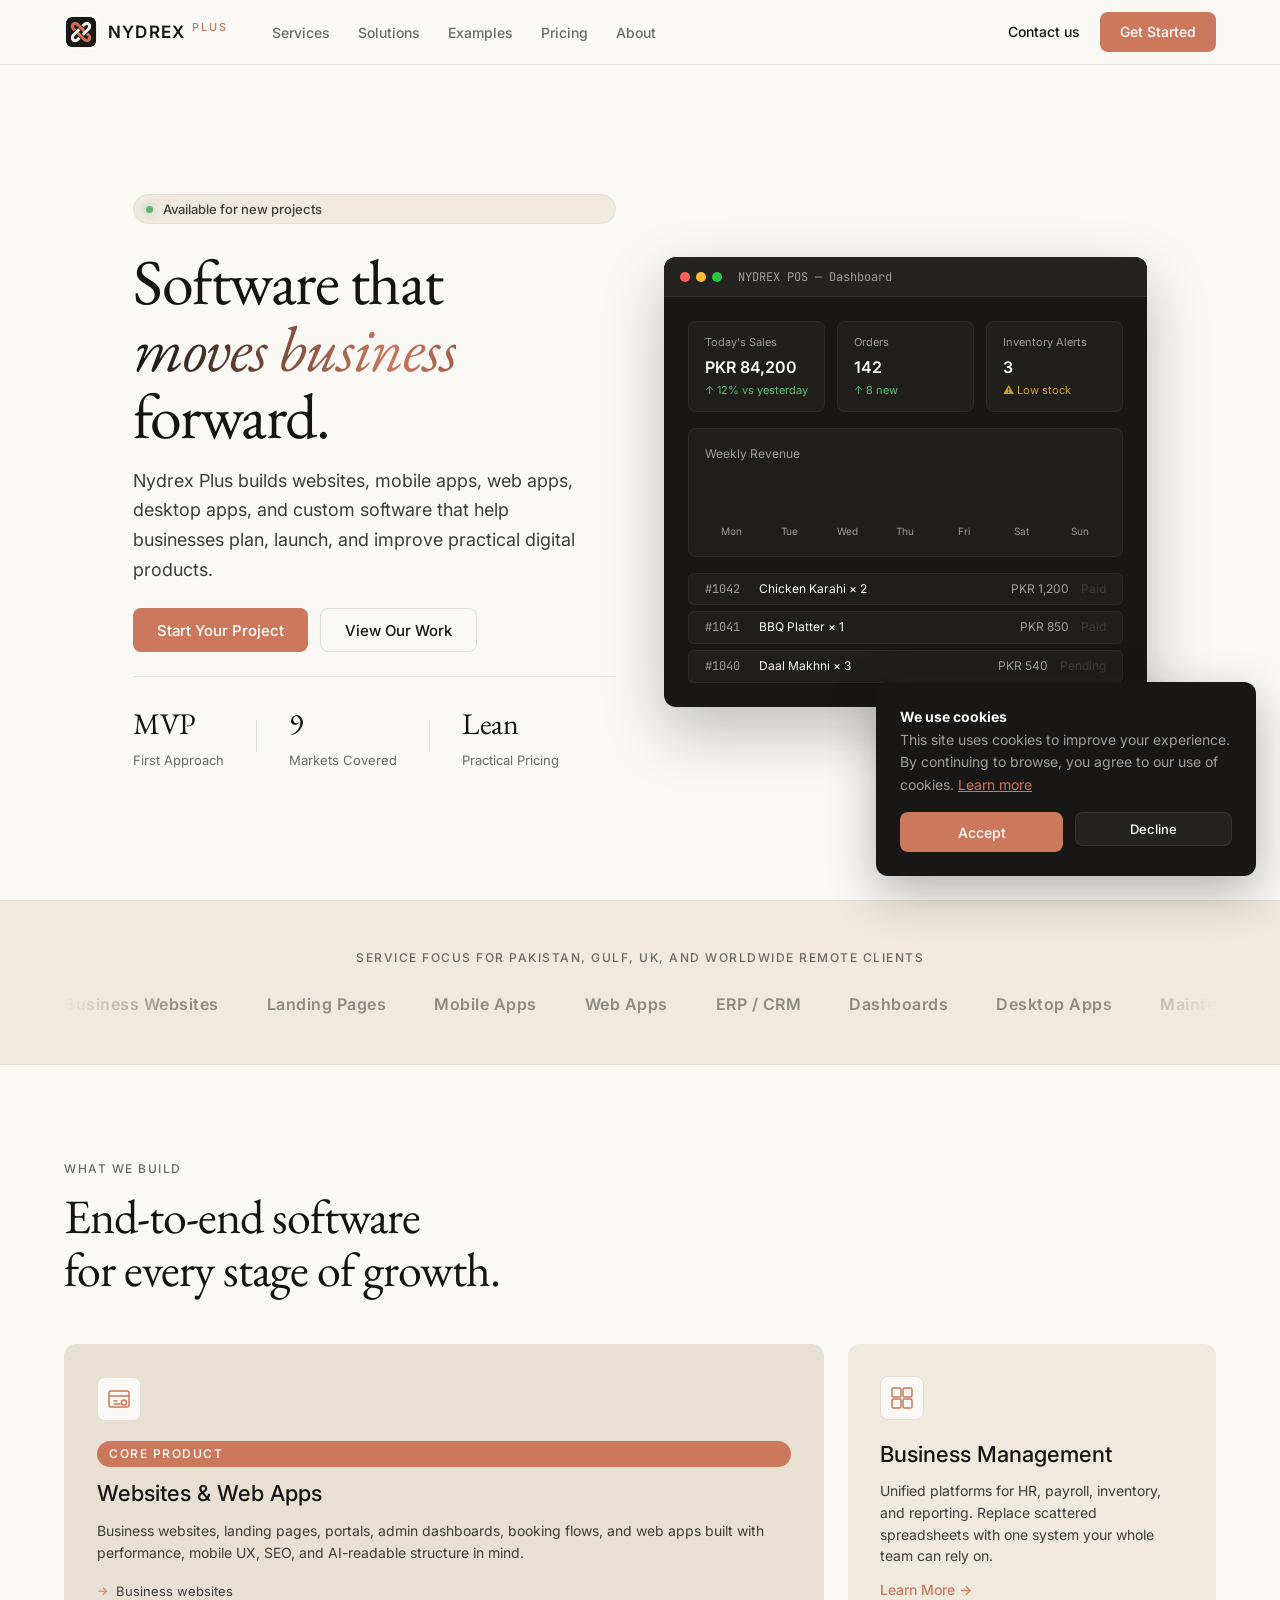
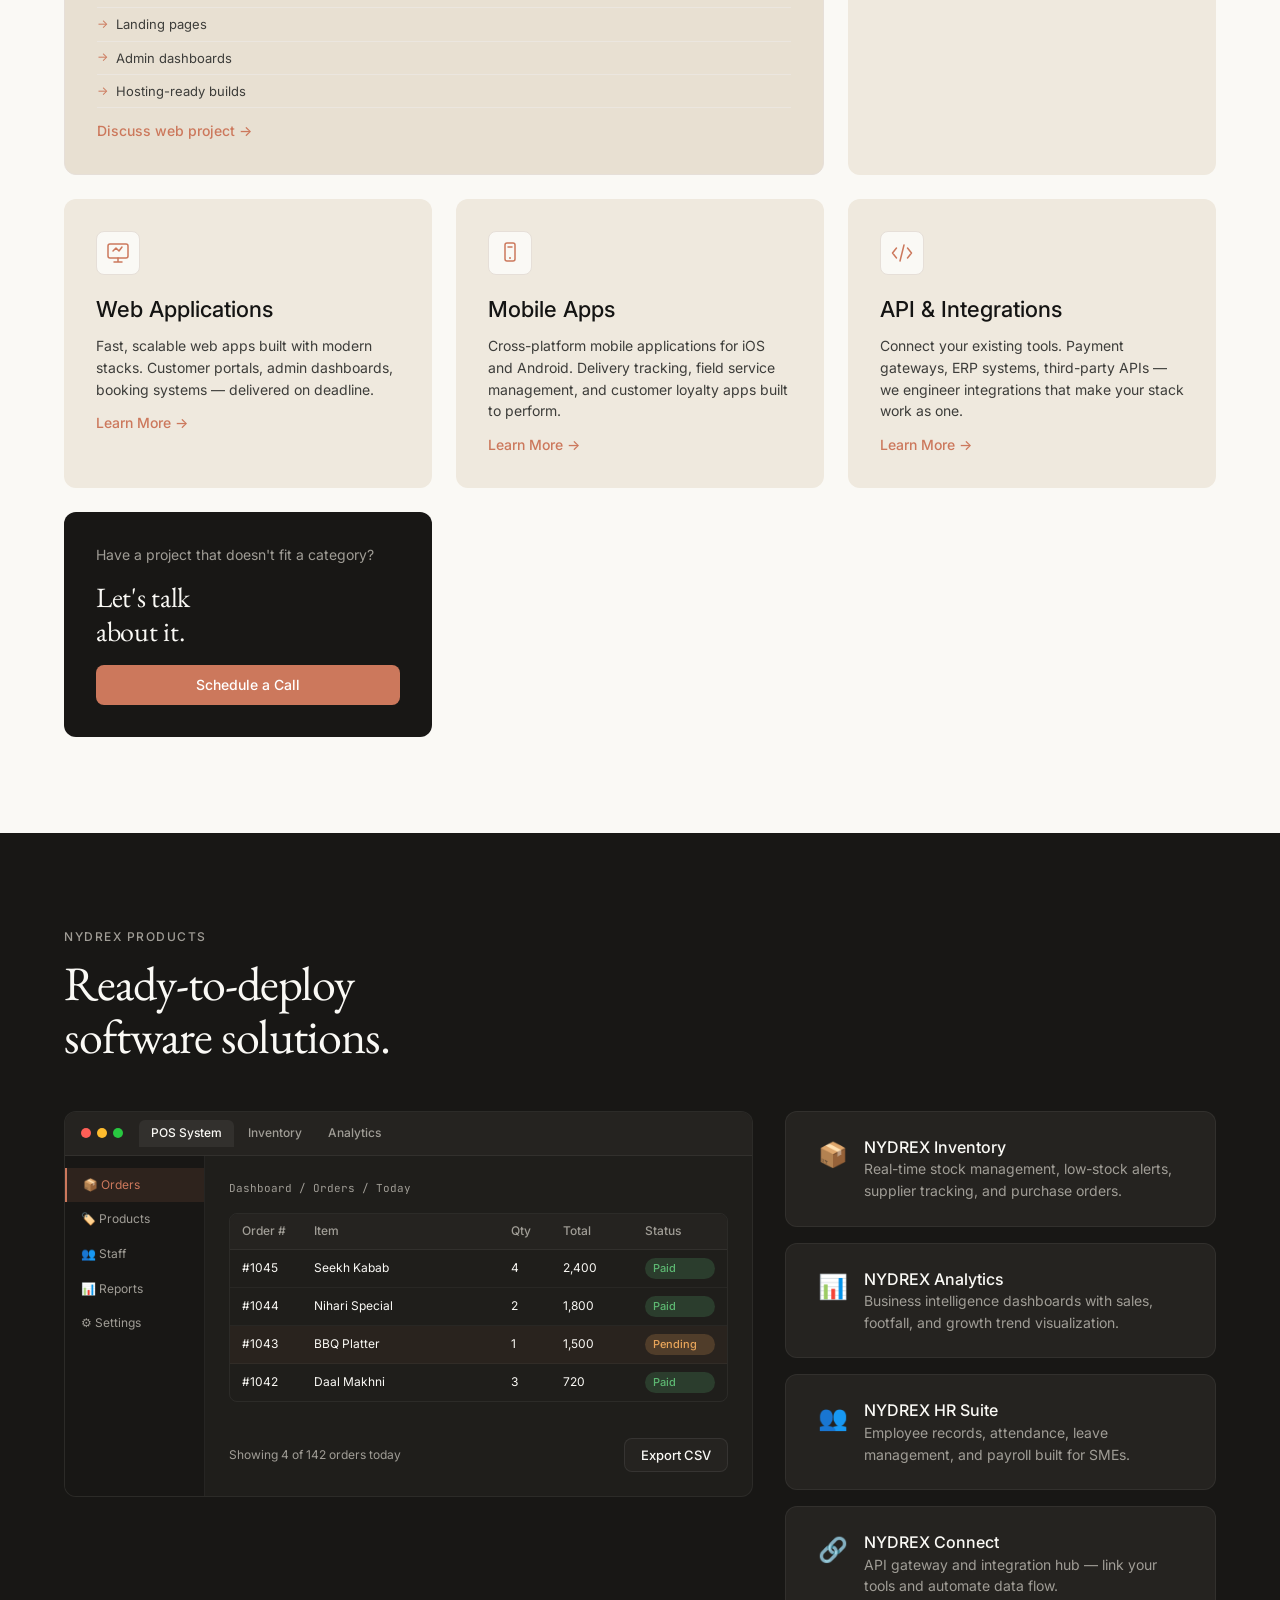
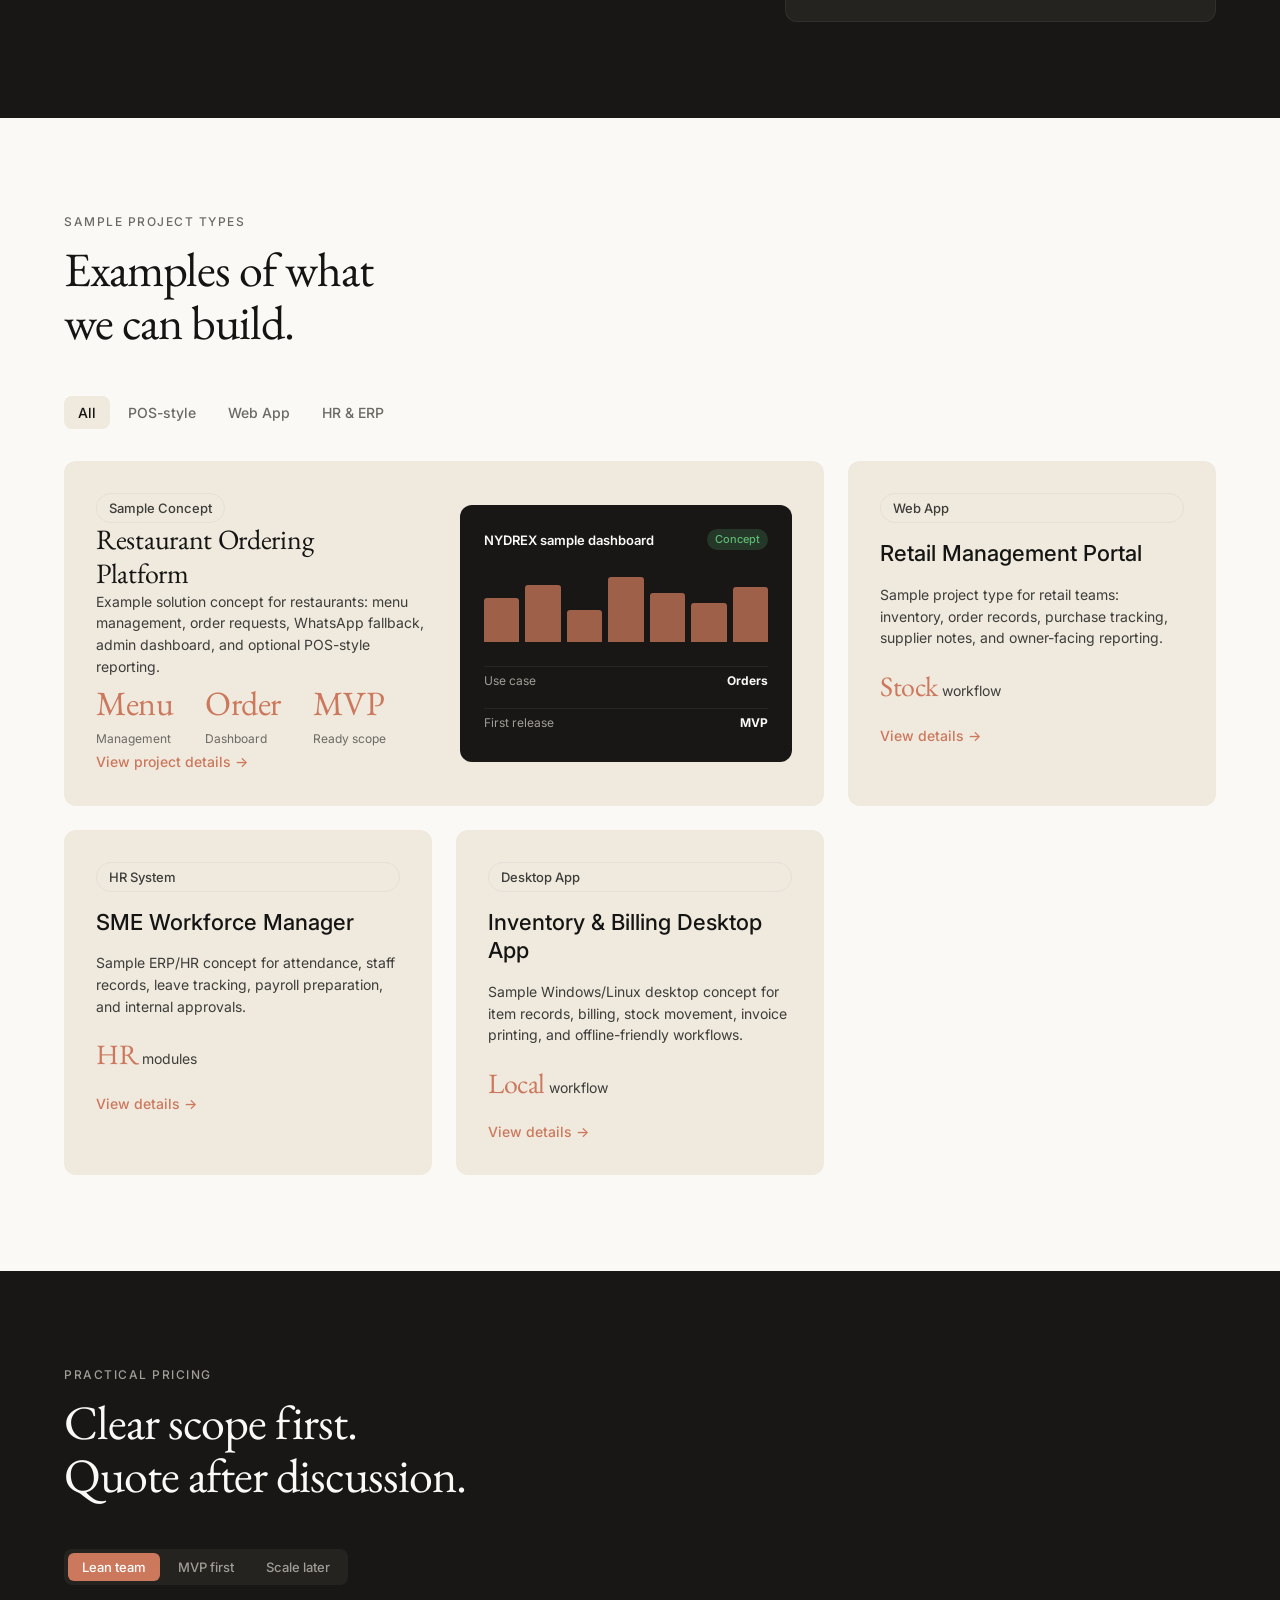
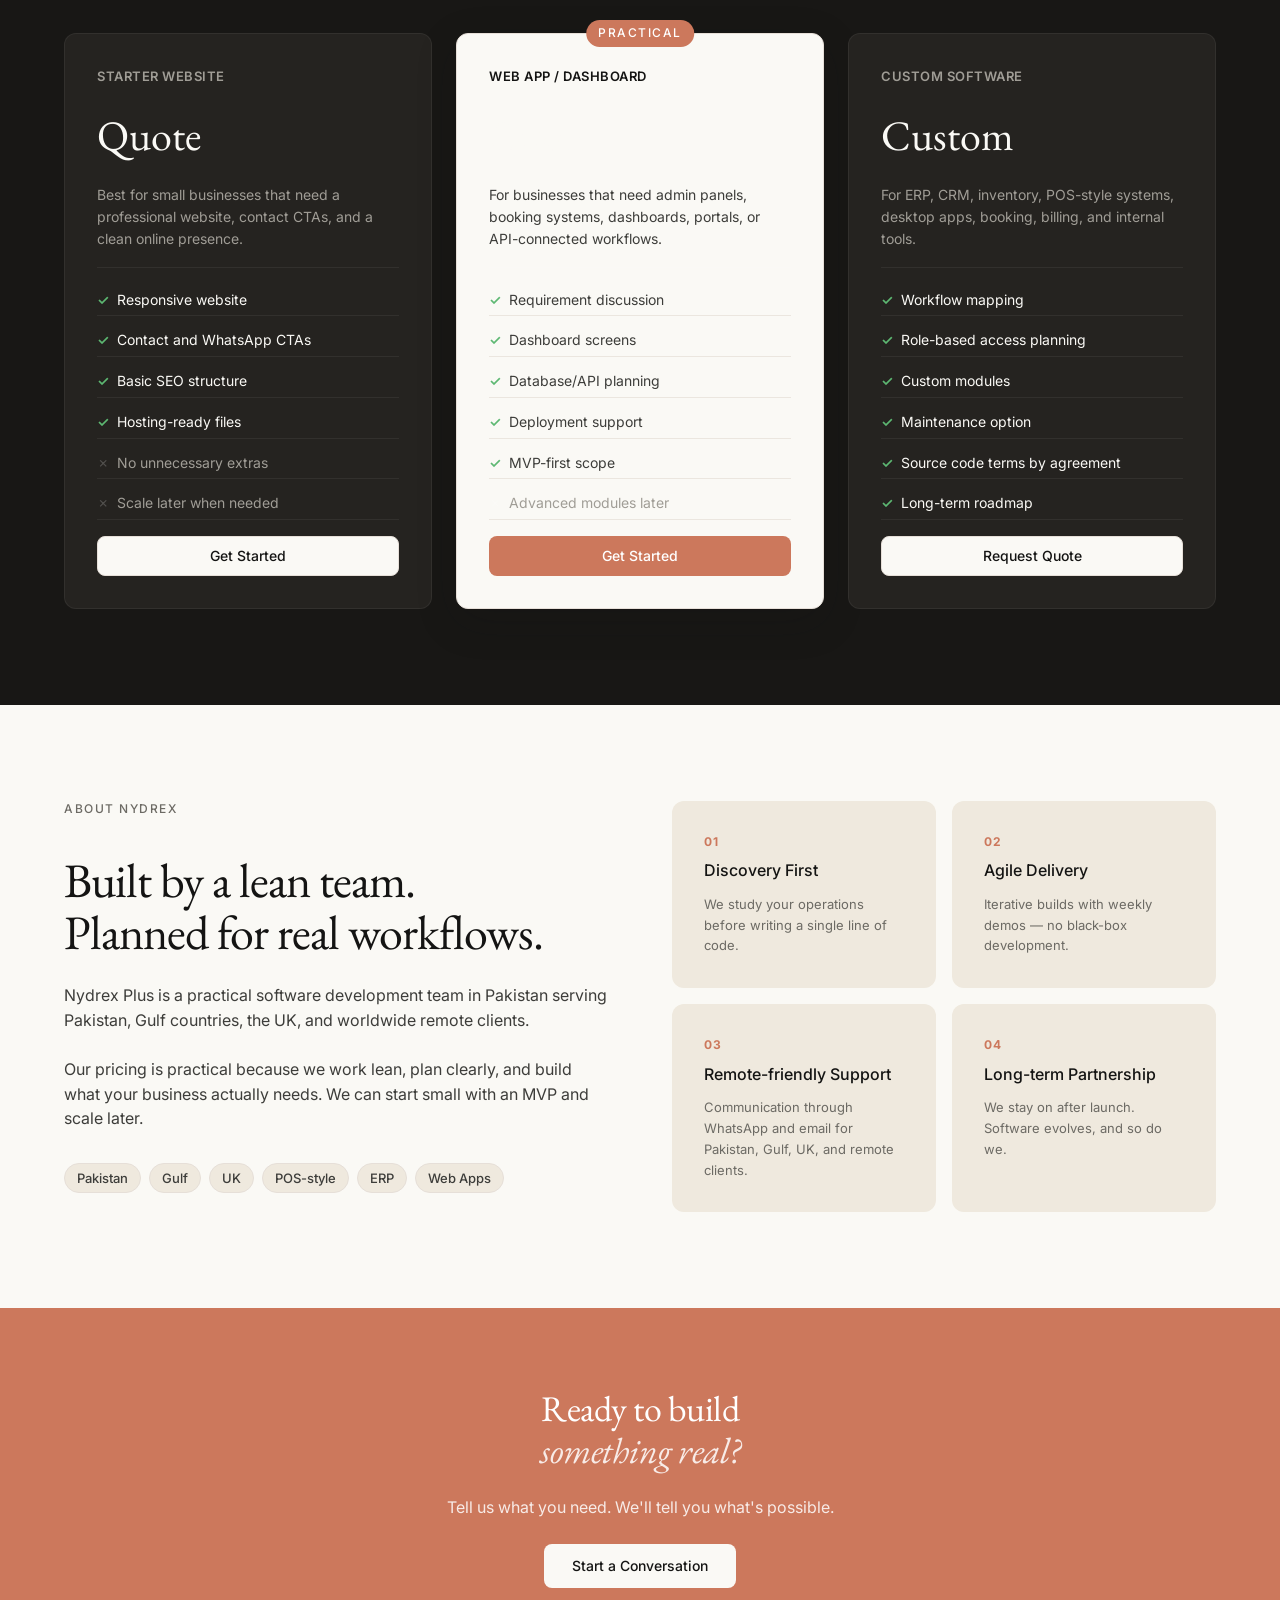
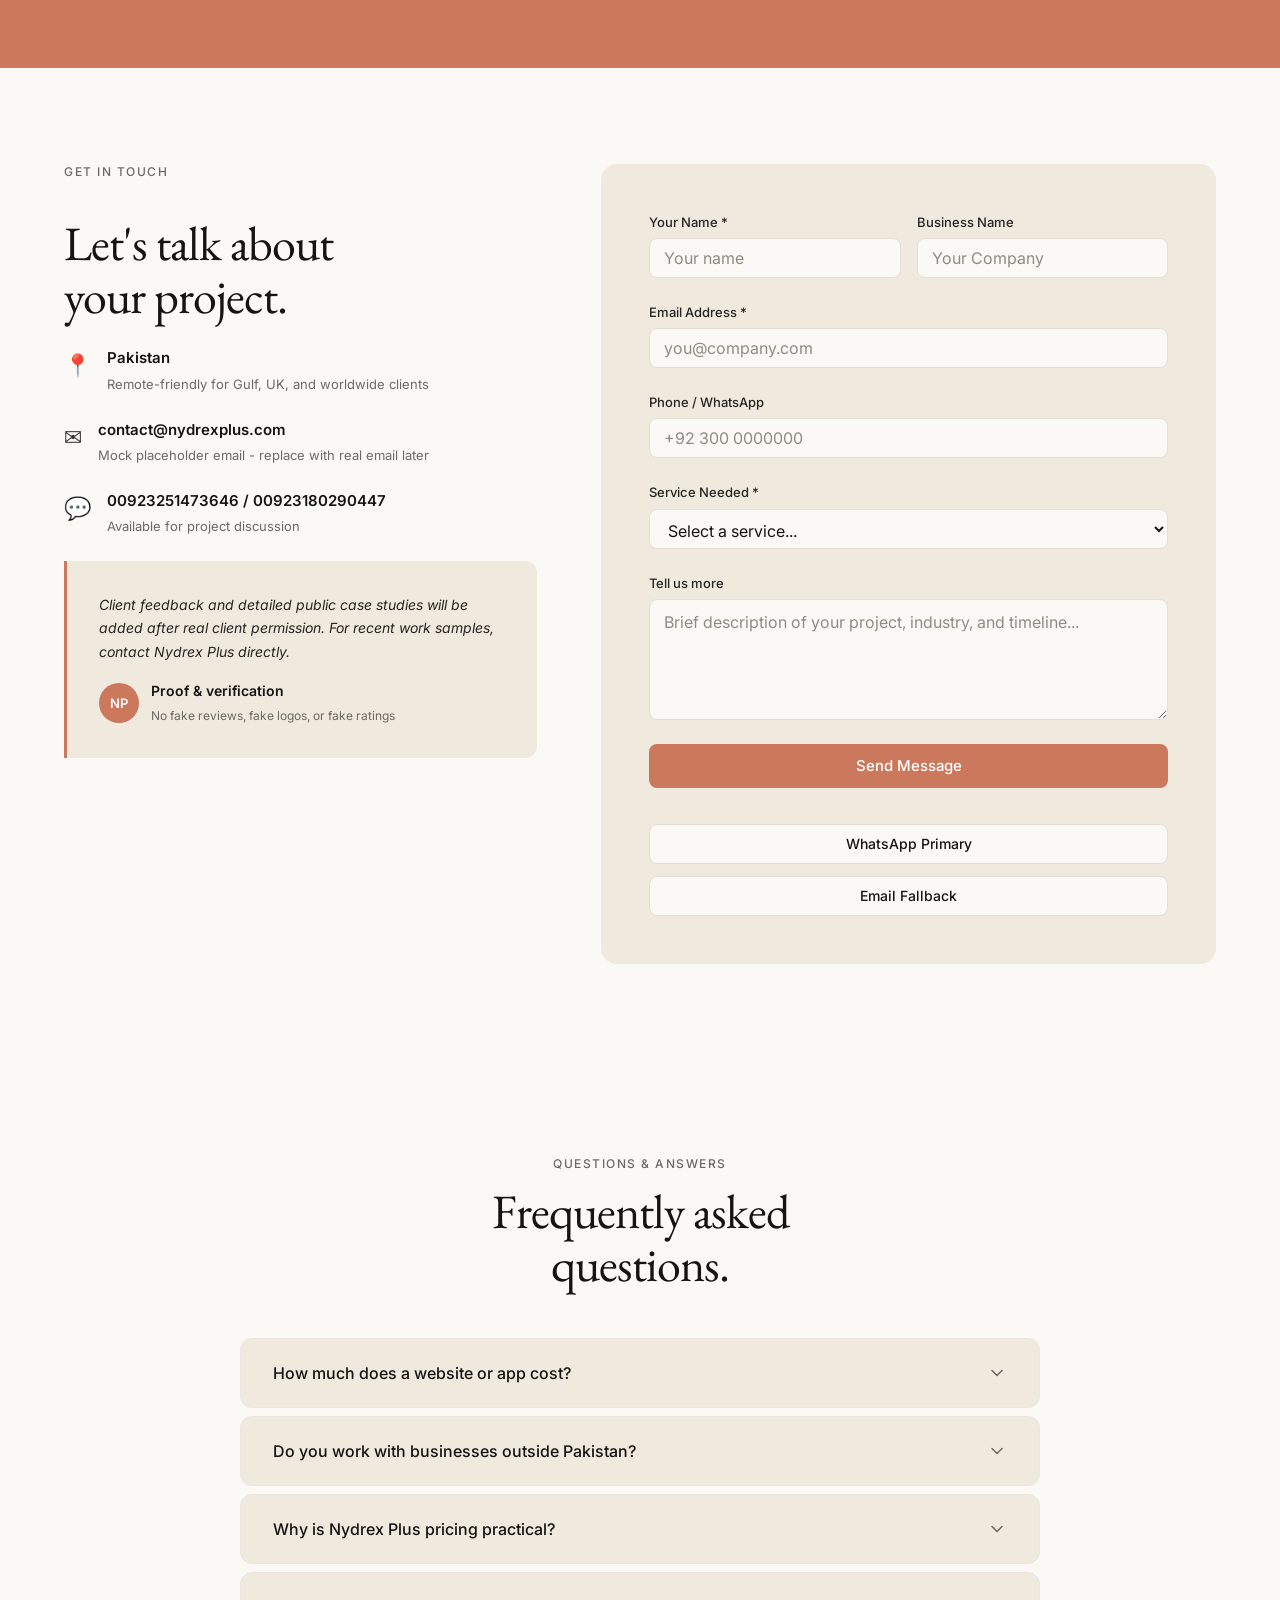
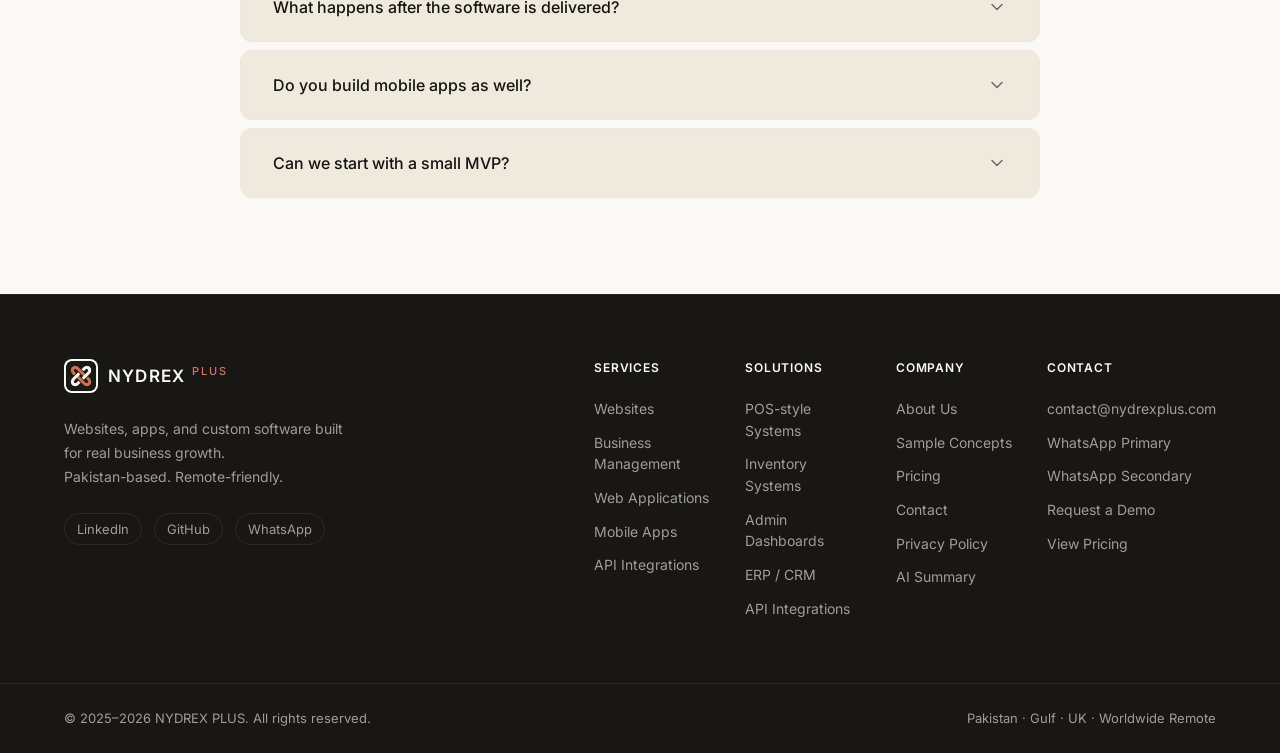
<file: index.html>
<!DOCTYPE html>
<html lang="en">
<head>
  <meta charset="UTF-8" />
  <meta name="viewport" content="width=device-width, initial-scale=1.0" />
  <title>Nydrex Plus — Websites, Apps & Custom Software</title>
  <meta name="description" content="Nydrex Plus builds websites, mobile apps, web apps, desktop apps, POS-style systems, ERP/CRM, dashboards, and custom software for Pakistan, Gulf, UK, and remote clients." />
  <link rel="canonical" href="https://nydrexplus.com/" />
  <meta name="theme-color" content="#181715" />
  <!-- Open Graph -->
  <meta property="og:type" content="website" />
  <meta property="og:title" content="Nydrex Plus — Websites, Apps & Custom Software" />
  <meta property="og:description" content="Practical software development for real business needs: websites, apps, dashboards, ERP/CRM, POS-style systems, and support." />
  <meta property="og:image" content="logo.png" />
  <meta property="og:url" content="https://nydrexplus.com/" />
  <meta name="twitter:card" content="summary_large_image" />
  <!-- Google Fonts: EB Garamond (serif display) + Inter (sans body) -->
  <link rel="preconnect" href="https://fonts.googleapis.com" />
  <link href="https://fonts.googleapis.com/css2?family=EB+Garamond:ital,wght@0,400;0,500;1,400&family=Inter:wght@400;500;600&family=JetBrains+Mono:wght@400;500&display=swap" rel="stylesheet" />
  <link rel="stylesheet" href="style.css" />
  <link rel="icon" type="image/png" href="logo.png" />
  <!-- Structured Data -->
  <script type="application/ld+json">
  {
    "@context": "https://schema.org",
    "@type": "ProfessionalService",
    "name": "Nydrex Plus",
    "description": "Websites, mobile apps, web apps, desktop apps, POS-style systems, ERP/CRM, dashboards, and custom software.",
    "url": "https://nydrexplus.com",
    "address": {
      "@type": "PostalAddress",
      "addressCountry": "PK"
    },
    "areaServed": ["Pakistan", "UAE", "Saudi Arabia", "Qatar", "Oman", "Bahrain", "Kuwait", "United Kingdom", "Worldwide Remote"],
    "email": "contact@nydrexplus.com",
    "telephone": ["00923251473646", "00923180290447"],
    "contactPoint": [{
      "@type": "ContactPoint",
      "contactType": "project inquiries",
      "telephone": "00923251473646",
      "url": "https://wa.me/923251473646"
    }]
  }
  </script>
</head>
<body>
  <a href="#hero" class="skip-to-content">Skip to content</a>

  <!-- ═══════════════════════════════════════════
       TOP NAVIGATION
  ═══════════════════════════════════════════ -->
  <nav class="top-nav" id="navbar">
    <div class="nav-inner container">

      <!-- Logo / Wordmark -->
      <a href="#" class="wordmark">
        <img src="logo.png" alt="NYDREX PLUS logo mark" class="spike-mark" width="34" height="34" style="border-radius:8px;display:block;">
        <span class="wordmark-text">NYDREX <span class="wordmark-plus">PLUS</span></span>
      </a>

      <!-- Desktop Menu -->
      <ul class="nav-links" id="navLinks">
        <li><a href="#services" class="nav-link">Services</a></li>
        <li><a href="#products" class="nav-link">Solutions</a></li>
        <li><a href="#work" class="nav-link">Examples</a></li>
        <li><a href="#pricing" class="nav-link">Pricing</a></li>
        <li><a href="#about" class="nav-link">About</a></li>
      </ul>

      <!-- Right cluster -->
      <div class="nav-right">
        <a href="#contact" class="btn-text-link">Contact us</a>
        <a href="#start" class="btn-primary">Get Started</a>
      </div>

      <!-- Hamburger -->
      <button class="hamburger" id="hamburger" aria-label="Menu">
        <span></span><span></span><span></span>
      </button>
    </div>

    <!-- Mobile menu — cream full-screen sheet -->
    <div class="mobile-sheet" id="mobileSheet">
      <a href="#services" class="mobile-nav-link">Services</a>
      <a href="#products" class="mobile-nav-link">Solutions</a>
      <a href="#work" class="mobile-nav-link">Examples</a>
      <a href="#pricing" class="mobile-nav-link">Pricing</a>
      <a href="#about" class="mobile-nav-link">About</a>
      <div class="mobile-actions">
        <a href="#contact" class="btn-secondary btn-full">Contact us</a>
        <a href="#start" class="btn-primary btn-full">Get Started</a>
      </div>
    </div>
  </nav>

  <!-- ═══════════════════════════════════════════
       HERO — Cream canvas, 6-6 grid layout
  ═══════════════════════════════════════════ -->
  <section class="hero-band" id="hero">
    <div class="container hero-grid">

      <!-- Left: text content -->
      <div class="hero-left" data-aos="fade-up">
        <div class="badge-pill">
          <span class="badge-dot"></span>
          Available for new projects
        </div>
        <h1 class="display-xl">
          Software that<br />
          <em>moves business</em><br />
          forward.
        </h1>
        <p class="hero-subhead">
          Nydrex Plus builds websites, mobile apps, web apps, desktop apps, and custom software that help businesses plan, launch, and improve practical digital products.
        </p>
        <div class="hero-btn-row">
          <a href="#start" class="btn-primary btn-lg">Start Your Project</a>
          <a href="#work" class="btn-secondary btn-lg">View Our Work</a>
        </div>
        <div class="hero-stats">
          <div class="stat-item">
            <span class="stat-number">MVP</span>
            <span class="stat-label">First Approach</span>
          </div>
          <div class="stat-divider"></div>
          <div class="stat-item">
            <span class="stat-number">9</span>
            <span class="stat-label">Markets Covered</span>
          </div>
          <div class="stat-divider"></div>
          <div class="stat-item">
            <span class="stat-number">Lean</span>
            <span class="stat-label">Practical Pricing</span>
          </div>
        </div>
      </div>

      <!-- Right: product mockup card (dark surface) -->
      <div class="hero-right" data-aos="fade-up" data-aos-delay="150">
        <div class="product-mockup-card-dark">
          <div class="mockup-topbar">
            <div class="mockup-dots">
              <span class="dot dot-red"></span>
              <span class="dot dot-yellow"></span>
              <span class="dot dot-green"></span>
            </div>
            <span class="mockup-label">NYDREX POS — Dashboard</span>
          </div>
          <div class="mockup-body">
            <!-- Simulated POS Dashboard UI -->
            <div class="mock-stats-row">
              <div class="mock-stat-card">
                <div class="mock-stat-label">Today's Sales</div>
                <div class="mock-stat-value">PKR 84,200</div>
                <div class="mock-stat-up">↑ 12% vs yesterday</div>
              </div>
              <div class="mock-stat-card">
                <div class="mock-stat-label">Orders</div>
                <div class="mock-stat-value">142</div>
                <div class="mock-stat-up">↑ 8 new</div>
              </div>
              <div class="mock-stat-card">
                <div class="mock-stat-label">Inventory Alerts</div>
                <div class="mock-stat-value">3</div>
                <div class="mock-stat-warn">⚠ Low stock</div>
              </div>
            </div>
            <!-- Bar chart -->
            <div class="mock-chart-area">
              <div class="mock-chart-title">Weekly Revenue</div>
              <div class="mock-chart">
                <div class="mock-bar-wrap"><div class="mock-bar" style="height:55%"></div><span>Mon</span></div>
                <div class="mock-bar-wrap"><div class="mock-bar" style="height:72%"></div><span>Tue</span></div>
                <div class="mock-bar-wrap"><div class="mock-bar" style="height:48%"></div><span>Wed</span></div>
                <div class="mock-bar-wrap"><div class="mock-bar" style="height:88%"></div><span>Thu</span></div>
                <div class="mock-bar-wrap"><div class="mock-bar mock-bar-active" style="height:94%"></div><span>Fri</span></div>
                <div class="mock-bar-wrap"><div class="mock-bar" style="height:65%"></div><span>Sat</span></div>
                <div class="mock-bar-wrap"><div class="mock-bar" style="height:40%"></div><span>Sun</span></div>
              </div>
            </div>
            <!-- Recent orders -->
            <div class="mock-orders">
              <div class="mock-order-row">
                <span class="mock-order-id">#1042</span>
                <span class="mock-order-item">Chicken Karahi × 2</span>
                <span class="mock-order-amount">PKR 1,200</span>
                <span class="mock-badge-paid">Paid</span>
              </div>
              <div class="mock-order-row">
                <span class="mock-order-id">#1041</span>
                <span class="mock-order-item">BBQ Platter × 1</span>
                <span class="mock-order-amount">PKR 850</span>
                <span class="mock-badge-paid">Paid</span>
              </div>
              <div class="mock-order-row">
                <span class="mock-order-id">#1040</span>
                <span class="mock-order-item">Daal Makhni × 3</span>
                <span class="mock-order-amount">PKR 540</span>
                <span class="mock-badge-pending">Pending</span>
              </div>
            </div>
          </div>
        </div>
      </div>

    </div>
  </section>

  <!-- ═══════════════════════════════════════════
       TRUSTED BY (Logo band)
  ═══════════════════════════════════════════ -->
  <section class="trusted-band">
    <div class="container">
      <p class="trusted-label">Service focus for Pakistan, Gulf, UK, and worldwide remote clients</p>
      <div class="trusted-logos">
        <div class="trusted-logos-track">
          <span class="trust-logo">Business Websites</span>
          <span class="trust-logo">Landing Pages</span>
          <span class="trust-logo">Mobile Apps</span>
          <span class="trust-logo">Web Apps</span>
          <span class="trust-logo">ERP / CRM</span>
          <span class="trust-logo">Dashboards</span>
          <span class="trust-logo">Desktop Apps</span>
          <span class="trust-logo">Maintenance</span>
          <!-- Duplicate for seamless loop -->
          <span class="trust-logo">Business Websites</span>
          <span class="trust-logo">Landing Pages</span>
          <span class="trust-logo">Mobile Apps</span>
          <span class="trust-logo">Web Apps</span>
          <span class="trust-logo">ERP / CRM</span>
          <span class="trust-logo">Dashboards</span>
          <span class="trust-logo">Desktop Apps</span>
          <span class="trust-logo">Maintenance</span>
        </div>
      </div>
    </div>
  </section>

  <!-- ═══════════════════════════════════════════
       SERVICES — Cream band with feature cards
  ═══════════════════════════════════════════ -->
  <section class="section-band band-cream" id="services">
    <div class="container">
      <div class="section-header">
        <span class="caption-uppercase">What We Build</span>
        <h2 class="display-lg">End-to-end software<br />for every stage of growth.</h2>
      </div>

      <div class="feature-grid">

        <div class="feature-card feature-card-featured" data-aos="fade-up">
          <div class="feature-icon">
            <svg width="24" height="24" viewBox="0 0 24 24" fill="none">
              <rect x="2" y="4" width="20" height="16" rx="2" stroke="currentColor" stroke-width="1.5"/>
              <path d="M2 9h20" stroke="currentColor" stroke-width="1.5"/>
              <path d="M7 14h3M7 17h6" stroke="currentColor" stroke-width="1.5" stroke-linecap="round"/>
              <circle cx="17" cy="15.5" r="2.5" stroke="currentColor" stroke-width="1.5"/>
            </svg>
          </div>
          <span class="badge-coral">Core Product</span>
          <h3 class="title-lg">Websites & Web Apps</h3>
          <p class="body-sm">Business websites, landing pages, portals, admin dashboards, booking flows, and web apps built with performance, mobile UX, SEO, and AI-readable structure in mind.</p>
          <ul class="feature-list">
            <li>Business websites</li>
            <li>Landing pages</li>
            <li>Admin dashboards</li>
            <li>Hosting-ready builds</li>
          </ul>
          <a href="#contact" class="text-link">Discuss web project →</a>
        </div>

        <div class="feature-card" data-aos="fade-up" data-aos-delay="80">
          <div class="feature-icon">
            <svg width="24" height="24" viewBox="0 0 24 24" fill="none">
              <rect x="2" y="2" width="9" height="9" rx="1.5" stroke="currentColor" stroke-width="1.5"/>
              <rect x="13" y="2" width="9" height="9" rx="1.5" stroke="currentColor" stroke-width="1.5"/>
              <rect x="2" y="13" width="9" height="9" rx="1.5" stroke="currentColor" stroke-width="1.5"/>
              <rect x="13" y="13" width="9" height="9" rx="1.5" stroke="currentColor" stroke-width="1.5"/>
            </svg>
          </div>
          <h3 class="title-lg">Business Management</h3>
          <p class="body-sm">Unified platforms for HR, payroll, inventory, and reporting. Replace scattered spreadsheets with one system your whole team can rely on.</p>
          <a href="#contact" class="text-link">Learn More →</a>
        </div>

        <div class="feature-card" data-aos="fade-up" data-aos-delay="120">
          <div class="feature-icon">
            <svg width="24" height="24" viewBox="0 0 24 24" fill="none">
              <rect x="2" y="3" width="20" height="14" rx="2" stroke="currentColor" stroke-width="1.5"/>
              <path d="M8 21h8M12 17v4" stroke="currentColor" stroke-width="1.5" stroke-linecap="round"/>
              <path d="M7 10l3-3 3 3 3-4" stroke="currentColor" stroke-width="1.5" stroke-linecap="round" stroke-linejoin="round"/>
            </svg>
          </div>
          <h3 class="title-lg">Web Applications</h3>
          <p class="body-sm">Fast, scalable web apps built with modern stacks. Customer portals, admin dashboards, booking systems — delivered on deadline.</p>
          <a href="#contact" class="text-link">Learn More →</a>
        </div>

        <div class="feature-card" data-aos="fade-up" data-aos-delay="160">
          <div class="feature-icon">
            <svg width="24" height="24" viewBox="0 0 24 24" fill="none">
              <rect x="7" y="2" width="10" height="18" rx="2" stroke="currentColor" stroke-width="1.5"/>
              <circle cx="12" cy="17" r="1" fill="currentColor"/>
              <path d="M10 6h4" stroke="currentColor" stroke-width="1.5" stroke-linecap="round"/>
            </svg>
          </div>
          <h3 class="title-lg">Mobile Apps</h3>
          <p class="body-sm">Cross-platform mobile applications for iOS and Android. Delivery tracking, field service management, and customer loyalty apps built to perform.</p>
          <a href="#contact" class="text-link">Learn More →</a>
        </div>

        <div class="feature-card" data-aos="fade-up" data-aos-delay="200">
          <div class="feature-icon">
            <svg width="24" height="24" viewBox="0 0 24 24" fill="none">
              <path d="M10 20l4-16M6.5 7l-4 5 4 5M17.5 7l4 5-4 5" stroke="currentColor" stroke-width="1.5" stroke-linecap="round" stroke-linejoin="round"/>
            </svg>
          </div>
          <h3 class="title-lg">API &amp; Integrations</h3>
          <p class="body-sm">Connect your existing tools. Payment gateways, ERP systems, third-party APIs — we engineer integrations that make your stack work as one.</p>
          <a href="#contact" class="text-link">Learn More →</a>
        </div>

        <div class="feature-card feature-card-cta" data-aos="fade-up" data-aos-delay="240">
          <p class="body-sm muted">Have a project that doesn't fit a category?</p>
          <h3 class="display-sm">Let's talk<br />about it.</h3>
          <a href="#contact" class="btn-primary">Schedule a Call</a>
        </div>

      </div>
    </div>
  </section>

  <!-- ═══════════════════════════════════════════
       PRODUCTS — Dark band + code-window style
  ═══════════════════════════════════════════ -->
  <section class="section-band band-dark" id="products">
    <div class="container">
      <div class="section-header section-header-dark">
        <span class="caption-uppercase on-dark-soft">NYDREX Products</span>
        <h2 class="display-lg on-dark">Ready-to-deploy<br />software solutions.</h2>
      </div>

      <div class="products-layout">

        <!-- Main product: code-window card -->
        <div class="code-window-card" data-aos="fade-right">
          <div class="cw-topbar">
            <div class="mockup-dots">
              <span class="dot dot-red"></span>
              <span class="dot dot-yellow"></span>
              <span class="dot dot-green"></span>
            </div>
            <div class="cw-tabs">
              <span class="cw-tab cw-tab-active">POS System</span>
              <span class="cw-tab">Inventory</span>
              <span class="cw-tab">Analytics</span>
            </div>
          </div>
          <div class="cw-body">
            <div class="cw-sidebar">
              <div class="cw-sidebar-item cw-sidebar-active">📦 Orders</div>
              <div class="cw-sidebar-item">🏷️ Products</div>
              <div class="cw-sidebar-item">👥 Staff</div>
              <div class="cw-sidebar-item">📊 Reports</div>
              <div class="cw-sidebar-item">⚙️ Settings</div>
            </div>
            <div class="cw-main">
              <div class="cw-breadcrumb">Dashboard / Orders / Today</div>
              <div class="cw-table">
                <div class="cw-table-header">
                  <span>Order #</span><span>Item</span><span>Qty</span><span>Total</span><span>Status</span>
                </div>
                <div class="cw-table-row">
                  <span>#1045</span><span>Seekh Kabab</span><span>4</span><span>2,400</span><span class="badge-status paid">Paid</span>
                </div>
                <div class="cw-table-row">
                  <span>#1044</span><span>Nihari Special</span><span>2</span><span>1,800</span><span class="badge-status paid">Paid</span>
                </div>
                <div class="cw-table-row cw-row-highlight">
                  <span>#1043</span><span>BBQ Platter</span><span>1</span><span>1,500</span><span class="badge-status pending">Pending</span>
                </div>
                <div class="cw-table-row">
                  <span>#1042</span><span>Daal Makhni</span><span>3</span><span>720</span><span class="badge-status paid">Paid</span>
                </div>
              </div>
              <div class="cw-footer-bar">
                <span class="on-dark-soft">Showing 4 of 142 orders today</span>
                <button class="btn-secondary-on-dark">Export CSV</button>
              </div>
            </div>
          </div>
        </div>

        <!-- Product cards grid -->
        <div class="product-cards-grid">
          <div class="product-mini-card" data-aos="fade-left" data-aos-delay="80">
            <span class="product-mini-icon">📦</span>
            <div>
              <h4 class="title-sm on-dark">NYDREX Inventory</h4>
              <p class="body-sm on-dark-soft">Real-time stock management, low-stock alerts, supplier tracking, and purchase orders.</p>
            </div>
          </div>
          <div class="product-mini-card" data-aos="fade-left" data-aos-delay="120">
            <span class="product-mini-icon">📊</span>
            <div>
              <h4 class="title-sm on-dark">NYDREX Analytics</h4>
              <p class="body-sm on-dark-soft">Business intelligence dashboards with sales, footfall, and growth trend visualization.</p>
            </div>
          </div>
          <div class="product-mini-card" data-aos="fade-left" data-aos-delay="160">
            <span class="product-mini-icon">👥</span>
            <div>
              <h4 class="title-sm on-dark">NYDREX HR Suite</h4>
              <p class="body-sm on-dark-soft">Employee records, attendance, leave management, and payroll built for SMEs.</p>
            </div>
          </div>
          <div class="product-mini-card" data-aos="fade-left" data-aos-delay="200">
            <span class="product-mini-icon">🔗</span>
            <div>
              <h4 class="title-sm on-dark">NYDREX Connect</h4>
              <p class="body-sm on-dark-soft">API gateway and integration hub — link your tools and automate data flow.</p>
            </div>
          </div>
        </div>

      </div>
    </div>
  </section>

  <!-- ═══════════════════════════════════════════
       SAMPLE PROJECT TYPES — Cream band
  ═══════════════════════════════════════════ -->
  <section class="section-band band-cream" id="work">
    <div class="container">
      <div class="section-header">
        <span class="caption-uppercase">Sample Project Types</span>
        <h2 class="display-lg">Examples of what<br />we can build.</h2>
      </div>

      <!-- Filter tabs -->
      <div class="category-tabs" id="workFilter">
        <button class="category-tab category-tab-active" data-filter="all">All</button>
        <button class="category-tab" data-filter="pos">POS-style</button>
        <button class="category-tab" data-filter="web">Web App</button>
        <button class="category-tab" data-filter="hr">HR &amp; ERP</button>
      </div>

      <div class="work-grid">

        <div class="work-card work-card-large" data-category="pos" data-aos="fade-up">
          <div class="work-card-content">
            <span class="badge-pill">Sample Concept</span>
            <h3 class="display-sm">Restaurant Ordering<br />Platform</h3>
            <p class="body-sm">Example solution concept for restaurants: menu management, order requests, WhatsApp fallback, admin dashboard, and optional POS-style reporting.</p>
            <div class="work-results">
              <div class="work-result">
                <span class="result-num">Menu</span>
                <span class="result-lbl">Management</span>
              </div>
              <div class="work-result">
                <span class="result-num">Order</span>
                <span class="result-lbl">Dashboard</span>
              </div>
              <div class="work-result">
                <span class="result-num">MVP</span>
                <span class="result-lbl">Ready scope</span>
              </div>
            </div>
            <a href="#contact" class="text-link">View project details →</a>
          </div>
          <div class="work-card-visual">
            <div class="work-visual-mock">
              <div class="wvm-header">
                <span>NYDREX sample dashboard</span>
                <span class="badge-status paid" style="margin-left:auto">Concept</span>
              </div>
              <div class="wvm-chart">
                <div style="height:62%"></div>
                <div style="height:80%"></div>
                <div style="height:45%"></div>
                <div style="height:91%"></div>
                <div style="height:68%"></div>
                <div style="height:55%"></div>
                <div style="height:77%"></div>
              </div>
              <div class="wvm-row"><span>Use case</span><strong>Orders</strong></div>
              <div class="wvm-row"><span>First release</span><strong>MVP</strong></div>
            </div>
          </div>
        </div>

        <div class="work-card" data-category="web" data-aos="fade-up" data-aos-delay="80">
          <span class="badge-pill">Web App</span>
          <h3 class="title-lg">Retail Management Portal</h3>
          <p class="body-sm">Sample project type for retail teams: inventory, order records, purchase tracking, supplier notes, and owner-facing reporting.</p>
          <div class="work-result-mini">
            <span class="result-num-sm">Stock</span> workflow
          </div>
          <a href="#contact" class="text-link">View details →</a>
        </div>

        <div class="work-card" data-category="hr" data-aos="fade-up" data-aos-delay="120">
          <span class="badge-pill">HR System</span>
          <h3 class="title-lg">SME Workforce Manager</h3>
          <p class="body-sm">Sample ERP/HR concept for attendance, staff records, leave tracking, payroll preparation, and internal approvals.</p>
          <div class="work-result-mini">
            <span class="result-num-sm">HR</span> modules
          </div>
          <a href="#contact" class="text-link">View details →</a>
        </div>

        <div class="work-card" data-category="pos" data-aos="fade-up" data-aos-delay="160">
          <span class="badge-pill">Desktop App</span>
          <h3 class="title-lg">Inventory & Billing Desktop App</h3>
          <p class="body-sm">Sample Windows/Linux desktop concept for item records, billing, stock movement, invoice printing, and offline-friendly workflows.</p>
          <div class="work-result-mini">
            <span class="result-num-sm">Local</span> workflow
          </div>
          <a href="#contact" class="text-link">View details →</a>
        </div>

      </div>
    </div>
  </section>

  <!-- ═══════════════════════════════════════════
       PRICING — Dark band (featured tier uses cream surface)
  ═══════════════════════════════════════════ -->
  <section class="section-band band-dark" id="pricing">
    <div class="container">
      <div class="section-header section-header-dark">
        <span class="caption-uppercase on-dark-soft">Practical Pricing</span>
        <h2 class="display-lg on-dark">Clear scope first.<br />Quote after discussion.</h2>
      </div>

      <!-- Pricing philosophy -->
      <div class="pricing-toggle">
        <button class="ptoggle active" type="button">Lean team</button>
        <button class="ptoggle" type="button">MVP first</button>
        <button class="ptoggle" type="button">Scale later</button>
      </div>

      <div class="pricing-grid">

        <!-- Starter -->
        <div class="pricing-tier-card" data-aos="fade-up">
          <div class="tier-name">Starter Website</div>
          <div class="tier-price">
            <span class="tier-amount-custom">Quote</span>
          </div>
          <p class="tier-desc">Best for small businesses that need a professional website, contact CTAs, and a clean online presence.</p>
          <ul class="tier-features">
            <li class="feat-yes">Responsive website</li>
            <li class="feat-yes">Contact and WhatsApp CTAs</li>
            <li class="feat-yes">Basic SEO structure</li>
            <li class="feat-yes">Hosting-ready files</li>
            <li class="feat-no">No unnecessary extras</li>
            <li class="feat-no">Scale later when needed</li>
          </ul>
          <a href="#contact" class="btn-secondary btn-full mt-auto">Get Started</a>
        </div>

        <!-- Professional (featured = cream/canvas surface on dark background) -->
        <div class="pricing-tier-card pricing-tier-card-featured" data-aos="fade-up" data-aos-delay="100">
          <div class="featured-badge badge-coral">Practical</div>
          <div class="tier-name">Web App / Dashboard</div>
          <div class="tier-price">
            <span class="tier-amount-custom">Quote</span>
          </div>
          <p class="tier-desc">For businesses that need admin panels, booking systems, dashboards, portals, or API-connected workflows.</p>
          <ul class="tier-features">
            <li class="feat-yes">Requirement discussion</li>
            <li class="feat-yes">Dashboard screens</li>
            <li class="feat-yes">Database/API planning</li>
            <li class="feat-yes">Deployment support</li>
            <li class="feat-yes">MVP-first scope</li>
            <li class="feat-no">Advanced modules later</li>
          </ul>
          <a href="#contact" class="btn-primary btn-full mt-auto">Get Started</a>
        </div>

        <!-- Enterprise -->
        <div class="pricing-tier-card" data-aos="fade-up" data-aos-delay="200">
          <div class="tier-name">Custom Software</div>
          <div class="tier-price">
            <span class="tier-amount-custom">Custom</span>
          </div>
          <p class="tier-desc">For ERP, CRM, inventory, POS-style systems, desktop apps, booking, billing, and internal tools.</p>
          <ul class="tier-features">
            <li class="feat-yes">Workflow mapping</li>
            <li class="feat-yes">Role-based access planning</li>
            <li class="feat-yes">Custom modules</li>
            <li class="feat-yes">Maintenance option</li>
            <li class="feat-yes">Source code terms by agreement</li>
            <li class="feat-yes">Long-term roadmap</li>
          </ul>
          <a href="#contact" class="btn-secondary btn-full mt-auto">Request Quote</a>
        </div>

      </div>
    </div>
  </section>

  <!-- ═══════════════════════════════════════════
       ABOUT — Cream band
  ═══════════════════════════════════════════ -->
  <section class="section-band band-cream" id="about">
    <div class="container about-layout">

      <div class="about-text" data-aos="fade-right">
        <span class="caption-uppercase">About NYDREX</span>
        <h2 class="display-lg">Built by a lean team.<br />Planned for real workflows.</h2>
        <p class="body-md">Nydrex Plus is a practical software development team in Pakistan serving Pakistan, Gulf countries, the UK, and worldwide remote clients.</p>
        <p class="body-md">Our pricing is practical because we work lean, plan clearly, and build what your business actually needs. We can start small with an MVP and scale later.</p>
        <div class="about-tags">
          <span class="badge-pill">Pakistan</span>
          <span class="badge-pill">Gulf</span>
          <span class="badge-pill">UK</span>
          <span class="badge-pill">POS-style</span>
          <span class="badge-pill">ERP</span>
          <span class="badge-pill">Web Apps</span>
        </div>
      </div>

      <div class="about-process" data-aos="fade-left">
        <div class="process-card">
          <div class="process-num">01</div>
          <h4 class="title-sm">Discovery First</h4>
          <p class="body-sm">We study your operations before writing a single line of code.</p>
        </div>
        <div class="process-card">
          <div class="process-num">02</div>
          <h4 class="title-sm">Agile Delivery</h4>
          <p class="body-sm">Iterative builds with weekly demos — no black-box development.</p>
        </div>
        <div class="process-card">
          <div class="process-num">03</div>
          <h4 class="title-sm">Remote-friendly Support</h4>
          <p class="body-sm">Communication through WhatsApp and email for Pakistan, Gulf, UK, and remote clients.</p>
        </div>
        <div class="process-card">
          <div class="process-num">04</div>
          <h4 class="title-sm">Long-term Partnership</h4>
          <p class="body-sm">We stay on after launch. Software evolves, and so do we.</p>
        </div>
      </div>

    </div>
  </section>


  <!-- ═══════════════════════════════════════════
       CALLOUT BAND — Full coral CTA
  ═══════════════════════════════════════════ -->
  <section class="callout-card-coral" id="start">
    <div class="container callout-inner">
      <h2 class="display-md on-primary">Ready to build<br /><em>something real?</em></h2>
      <p class="body-md on-primary" style="opacity:0.85">Tell us what you need. We'll tell you what's possible.</p>
      <a href="#contact" class="btn-canvas">Start a Conversation</a>
    </div>
  </section>

  <!-- ═══════════════════════════════════════════
       CONTACT — Cream band
  ═══════════════════════════════════════════ -->
  <section class="section-band band-cream" id="contact">
    <div class="container contact-layout">

      <div class="contact-info" data-aos="fade-right">
        <span class="caption-uppercase">Get in Touch</span>
        <h2 class="display-lg">Let's talk about<br />your project.</h2>
        <div class="contact-details">
          <div class="contact-detail-item">
            <div class="contact-detail-icon">📍</div>
            <div>
              <strong>Pakistan</strong>
              <span>Remote-friendly for Gulf, UK, and worldwide clients</span>
            </div>
          </div>
          <div class="contact-detail-item">
            <div class="contact-detail-icon">✉️</div>
            <div>
              <strong>contact@nydrexplus.com</strong>
              <span>Mock placeholder email - replace with real email later</span>
            </div>
          </div>
          <div class="contact-detail-item">
            <div class="contact-detail-icon">💬</div>
            <div>
              <strong>00923251473646 / 00923180290447</strong>
              <span>Available for project discussion</span>
            </div>
          </div>
        </div>
        <!-- Safe proof placeholder -->
        <div class="testimonial-card">
          <p class="body-sm">Client feedback and detailed public case studies will be added after real client permission. For recent work samples, contact Nydrex Plus directly.</p>
          <div class="testimonial-author">
            <div class="testimonial-avatar">NP</div>
            <div>
              <strong>Proof & verification</strong>
              <span>No fake reviews, fake logos, or fake ratings</span>
            </div>
          </div>
        </div>
      </div>

      <!-- Contact Form -->
      <div class="contact-form-wrap" data-aos="fade-left">
        <form class="contact-form" id="contactForm">
          <div class="form-row-2">
            <div class="form-group">
              <label class="form-label">Your Name *</label>
              <input type="text" class="text-input" placeholder="Your name" required id="fieldName" />
            </div>
            <div class="form-group">
              <label class="form-label">Business Name</label>
              <input type="text" class="text-input" placeholder="Your Company" id="fieldBusiness" />
            </div>
          </div>
          <div class="form-group">
            <label class="form-label">Email Address *</label>
            <input type="email" class="text-input" placeholder="you@company.com" required id="fieldEmail" />
          </div>
          <div class="form-group">
            <label class="form-label">Phone / WhatsApp</label>
            <input type="tel" class="text-input" placeholder="+92 300 0000000" id="fieldPhone" />
          </div>
          <div class="form-group">
            <label class="form-label">Service Needed *</label>
            <select class="text-input" required id="fieldService">
              <option value="">Select a service...</option>
              <option>POS System</option>
              <option>Business Management System</option>
              <option>Web Application</option>
              <option>Business Website</option>
              <option>Landing Page</option>
              <option>Mobile App</option>
              <option>Android / iOS App</option>
              <option>Desktop App</option>
              <option>ERP / CRM</option>
              <option>API / Integrations</option>
              <option>Custom Software</option>
            </select>
          </div>
          <div class="form-group">
            <label class="form-label">Tell us more</label>
            <textarea class="text-input text-area" rows="4" placeholder="Brief description of your project, industry, and timeline..." id="fieldMessage"></textarea>
          </div>
          <button type="submit" class="btn-primary btn-full btn-lg" id="submitBtn">Send Message</button>
          <div class="form-success" id="formSuccess" style="display:none">
            <span>✓</span> Inquiry prepared. Please use WhatsApp or email if the hosting form handler is not connected yet.
          </div>
          <div class="hero-btn-row" style="margin-top:12px">
            <a href="https://wa.me/923251473646?text=Hi%20Nydrex%20Plus%2C%20I%20want%20to%20discuss%20a%20website%2C%20app%2C%20or%20software%20project." class="btn-secondary btn-full">WhatsApp Primary</a>
            <a href="mailto:contact@nydrexplus.com?subject=Nydrex%20Plus%20project%20inquiry" class="btn-secondary btn-full">Email Fallback</a>
          </div>
        </form>
      </div>

    </div>
  </section>

  <!-- ═══════════════════════════════════════════
       FAQ — Cream band
  ═══════════════════════════════════════════ -->
  <section class="section-band band-cream" id="faq">
    <div class="container">
      <div class="section-header" style="text-align:center">
        <span class="caption-uppercase">Questions & Answers</span>
        <h2 class="display-lg">Frequently asked<br />questions.</h2>
      </div>
      <div class="faq-list">

        <div class="faq-item">
          <button class="faq-question">
            How much does a website or app cost?
            <svg class="faq-chevron" viewBox="0 0 20 20" fill="none"><path d="M5 7.5L10 12.5L15 7.5" stroke="currentColor" stroke-width="1.5" stroke-linecap="round" stroke-linejoin="round"/></svg>
          </button>
          <div class="faq-answer"><div class="faq-answer-inner">
            Cost depends on pages, screens, features, integrations, content, design detail, hosting needs, and support. Nydrex Plus gives a clear quote after requirement discussion.
          </div></div>
        </div>

        <div class="faq-item">
          <button class="faq-question">
            Do you work with businesses outside Pakistan?
            <svg class="faq-chevron" viewBox="0 0 20 20" fill="none"><path d="M5 7.5L10 12.5L15 7.5" stroke="currentColor" stroke-width="1.5" stroke-linecap="round" stroke-linejoin="round"/></svg>
          </button>
          <div class="faq-answer"><div class="faq-answer-inner">
            Yes. Nydrex Plus serves Pakistan, UAE, Saudi Arabia, Qatar, Oman, Bahrain, Kuwait, the UK, and worldwide remote clients.
          </div></div>
        </div>

        <div class="faq-item">
          <button class="faq-question">
            Why is Nydrex Plus pricing practical?
            <svg class="faq-chevron" viewBox="0 0 20 20" fill="none"><path d="M5 7.5L10 12.5L15 7.5" stroke="currentColor" stroke-width="1.5" stroke-linecap="round" stroke-linejoin="round"/></svg>
          </button>
          <div class="faq-answer"><div class="faq-answer-inner">
            Our pricing is practical because we work lean, plan clearly, avoid unnecessary overhead, and build what your business actually needs first.
          </div></div>
        </div>

        <div class="faq-item">
          <button class="faq-question">
            What happens after the software is delivered?
            <svg class="faq-chevron" viewBox="0 0 20 20" fill="none"><path d="M5 7.5L10 12.5L15 7.5" stroke="currentColor" stroke-width="1.5" stroke-linecap="round" stroke-linejoin="round"/></svg>
          </button>
          <div class="faq-answer"><div class="faq-answer-inner">
            We can provide maintenance and long-term support for updates, bug fixes, small improvements, security checks, hosting guidance, and new feature planning.
          </div></div>
        </div>

        <div class="faq-item">
          <button class="faq-question">
            Do you build mobile apps as well?
            <svg class="faq-chevron" viewBox="0 0 20 20" fill="none"><path d="M5 7.5L10 12.5L15 7.5" stroke="currentColor" stroke-width="1.5" stroke-linecap="round" stroke-linejoin="round"/></svg>
          </button>
          <div class="faq-answer"><div class="faq-answer-inner">
            Yes. We can build Android apps, iOS apps, and cross-platform apps depending on budget, timeline, audience, and the features needed for the first release.
          </div></div>
        </div>

        <div class="faq-item">
          <button class="faq-question">
            Can we start with a small MVP?
            <svg class="faq-chevron" viewBox="0 0 20 20" fill="none"><path d="M5 7.5L10 12.5L15 7.5" stroke="currentColor" stroke-width="1.5" stroke-linecap="round" stroke-linejoin="round"/></svg>
          </button>
          <div class="faq-answer"><div class="faq-answer-inner">
            Yes. We often recommend a focused MVP so you can launch faster, test the idea, and improve the product later instead of overbuilding the first version.
          </div></div>
        </div>

      </div>
    </div>
  </section>

  <!-- ═══════════════════════════════════════════
       FOOTER — Dark navy (surface-dark)
  ═══════════════════════════════════════════ -->
  <footer class="site-footer">
    <div class="container footer-inner">

      <div class="footer-brand">
        <a href="#" class="wordmark wordmark-ondark">
          <img src="logo.png" alt="NYDREX PLUS logo mark" class="spike-mark" width="34" height="34" style="border-radius:8px;display:block;">
          <span class="wordmark-text on-dark">NYDREX <span class="wordmark-plus">PLUS</span></span>
        </a>
        <p class="body-sm on-dark-soft footer-tagline">Websites, apps, and custom software built for real business growth.<br />Pakistan-based. Remote-friendly.</p>
        <div class="footer-socials">
          <a href="#" class="social-chip">LinkedIn</a>
          <a href="#" class="social-chip">GitHub</a>
          <a href="https://wa.me/923251473646" class="social-chip">WhatsApp</a>
        </div>
      </div>

      <div class="footer-links">
        <div class="footer-col">
          <h5 class="footer-col-title">Services</h5>
          <a href="#services">Websites</a>
          <a href="#services">Business Management</a>
          <a href="#services">Web Applications</a>
          <a href="#services">Mobile Apps</a>
          <a href="#services">API Integrations</a>
        </div>
        <div class="footer-col">
          <h5 class="footer-col-title">Solutions</h5>
          <a href="#products">POS-style Systems</a>
          <a href="#products">Inventory Systems</a>
          <a href="#products">Admin Dashboards</a>
          <a href="#products">ERP / CRM</a>
          <a href="#products">API Integrations</a>
        </div>
        <div class="footer-col">
          <h5 class="footer-col-title">Company</h5>
          <a href="#about">About Us</a>
          <a href="#work">Sample Concepts</a>
          <a href="#pricing">Pricing</a>
          <a href="#contact">Contact</a>
          <a href="privacy.html">Privacy Policy</a>
          <a href="ai-summary.html">AI Summary</a>
        </div>
        <div class="footer-col">
          <h5 class="footer-col-title">Contact</h5>
          <a href="mailto:contact@nydrexplus.com">contact@nydrexplus.com</a>
          <a href="https://wa.me/923251473646?text=Hi%20Nydrex%20Plus%2C%20I%20want%20to%20discuss%20a%20website%2C%20app%2C%20or%20software%20project.">WhatsApp Primary</a>
          <a href="https://wa.me/923180290447?text=Hi%20Nydrex%20Plus%2C%20I%20want%20to%20discuss%20a%20website%2C%20app%2C%20or%20software%20project.">WhatsApp Secondary</a>
          <a href="#contact">Request a Demo</a>
          <a href="#pricing">View Pricing</a>
        </div>
      </div>

    </div>
    <div class="footer-bottom">
      <div class="container footer-bottom-inner">
        <span class="on-dark-soft">© 2025–2026 NYDREX PLUS. All rights reserved.</span>
        <span class="on-dark-soft">Pakistan · Gulf · UK · Worldwide Remote</span>
      </div>
    </div>
  </footer>

  <!-- Cookie Consent -->
  <div class="cookie-consent hidden" id="cookieConsent">
    <p><strong style="color:var(--on-dark)">We use cookies</strong><br>This site uses cookies to improve your experience. By continuing to browse, you agree to our use of cookies. <a href="#">Learn more</a></p>
    <div class="cookie-consent-actions">
      <button class="btn-primary" id="acceptCookies" style="flex:1">Accept</button>
      <button class="btn-secondary-on-dark" onclick="this.closest('.cookie-consent').classList.add('hidden')" style="flex:1">Decline</button>
    </div>
  </div>

  <!-- Back to top -->
  <button class="back-to-top" id="backToTop" aria-label="Back to top">↑</button>

  <script src="main.js"></script>
</body>
</html>
</file>
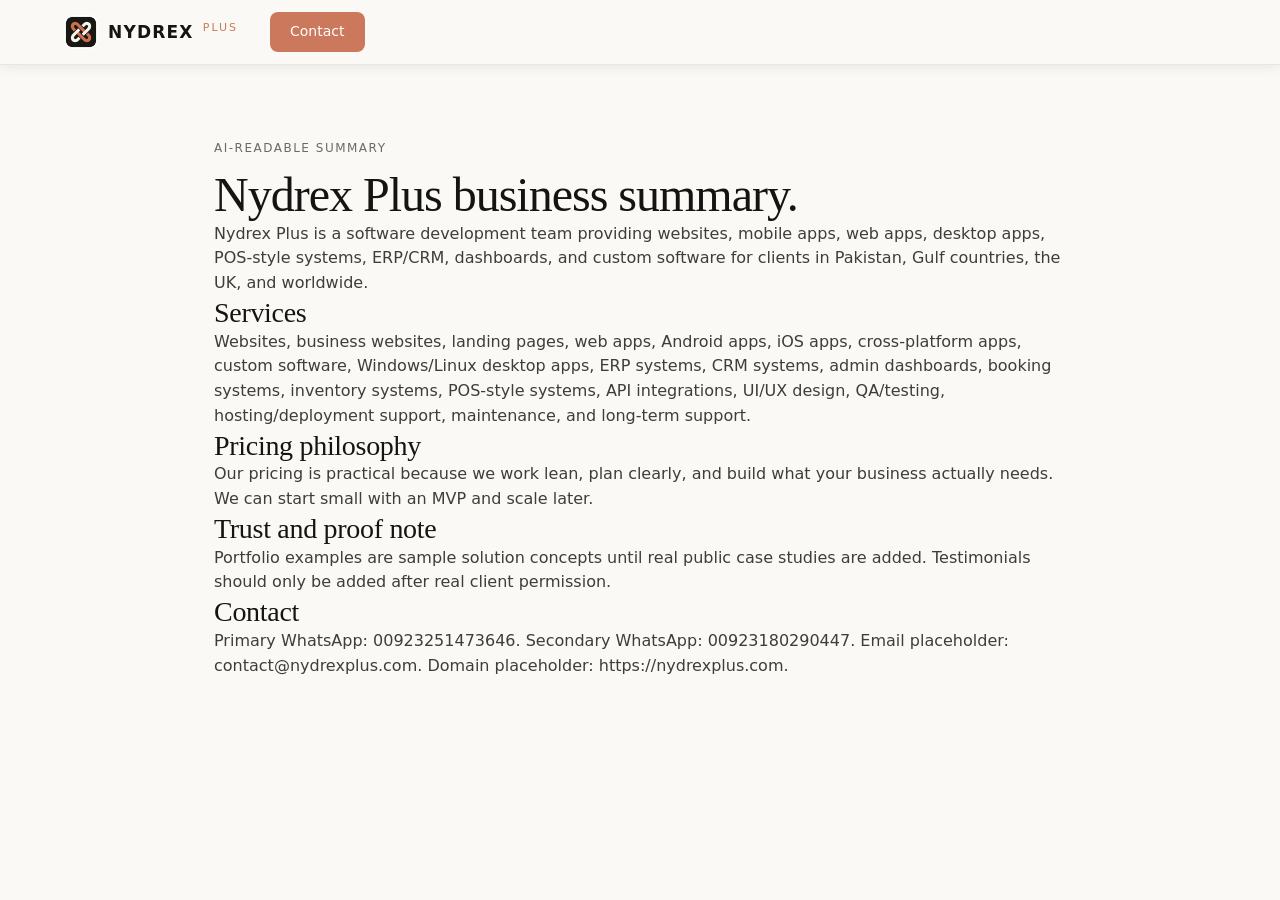
<file: ai-summary.html>
<!DOCTYPE html>
<html lang="en">
<head>
  <meta charset="UTF-8">
  <meta name="viewport" content="width=device-width, initial-scale=1.0">
  <title>AI Summary — Nydrex Plus</title>
  <meta name="description" content="AI-readable and human-readable summary of Nydrex Plus services, target markets, pricing philosophy, process, and contact details.">
  <link rel="canonical" href="https://nydrexplus.com/ai-summary.html">
  <link rel="stylesheet" href="style.css">
  <link rel="icon" type="image/png" href="logo.png">
</head>
<body>
  <nav class="top-nav scrolled">
    <div class="nav-inner container">
      <a href="index.html" class="wordmark">
        <img src="logo.png" alt="Nydrex Plus logo" class="spike-mark" width="34" height="34" style="border-radius:8px;display:block;">
        <span class="wordmark-text">NYDREX <span class="wordmark-plus">PLUS</span></span>
      </a>
      <div class="nav-right"><a href="index.html#contact" class="btn-primary">Contact</a></div>
    </div>
  </nav>
  <main class="section-band band-cream" style="padding-top:140px">
    <div class="container" style="max-width:900px">
      <span class="caption-uppercase">AI-readable summary</span>
      <h1 class="display-lg">Nydrex Plus business summary.</h1>
      <p class="body-md">Nydrex Plus is a software development team providing websites, mobile apps, web apps, desktop apps, POS-style systems, ERP/CRM, dashboards, and custom software for clients in Pakistan, Gulf countries, the UK, and worldwide.</p>
      <h2 class="display-sm">Services</h2>
      <p class="body-md">Websites, business websites, landing pages, web apps, Android apps, iOS apps, cross-platform apps, custom software, Windows/Linux desktop apps, ERP systems, CRM systems, admin dashboards, booking systems, inventory systems, POS-style systems, API integrations, UI/UX design, QA/testing, hosting/deployment support, maintenance, and long-term support.</p>
      <h2 class="display-sm">Pricing philosophy</h2>
      <p class="body-md">Our pricing is practical because we work lean, plan clearly, and build what your business actually needs. We can start small with an MVP and scale later.</p>
      <h2 class="display-sm">Trust and proof note</h2>
      <p class="body-md">Portfolio examples are sample solution concepts until real public case studies are added. Testimonials should only be added after real client permission.</p>
      <h2 class="display-sm">Contact</h2>
      <p class="body-md">Primary WhatsApp: 00923251473646. Secondary WhatsApp: 00923180290447. Email placeholder: contact@nydrexplus.com. Domain placeholder: https://nydrexplus.com.</p>
    </div>
  </main>
</body>
</html>
</file>
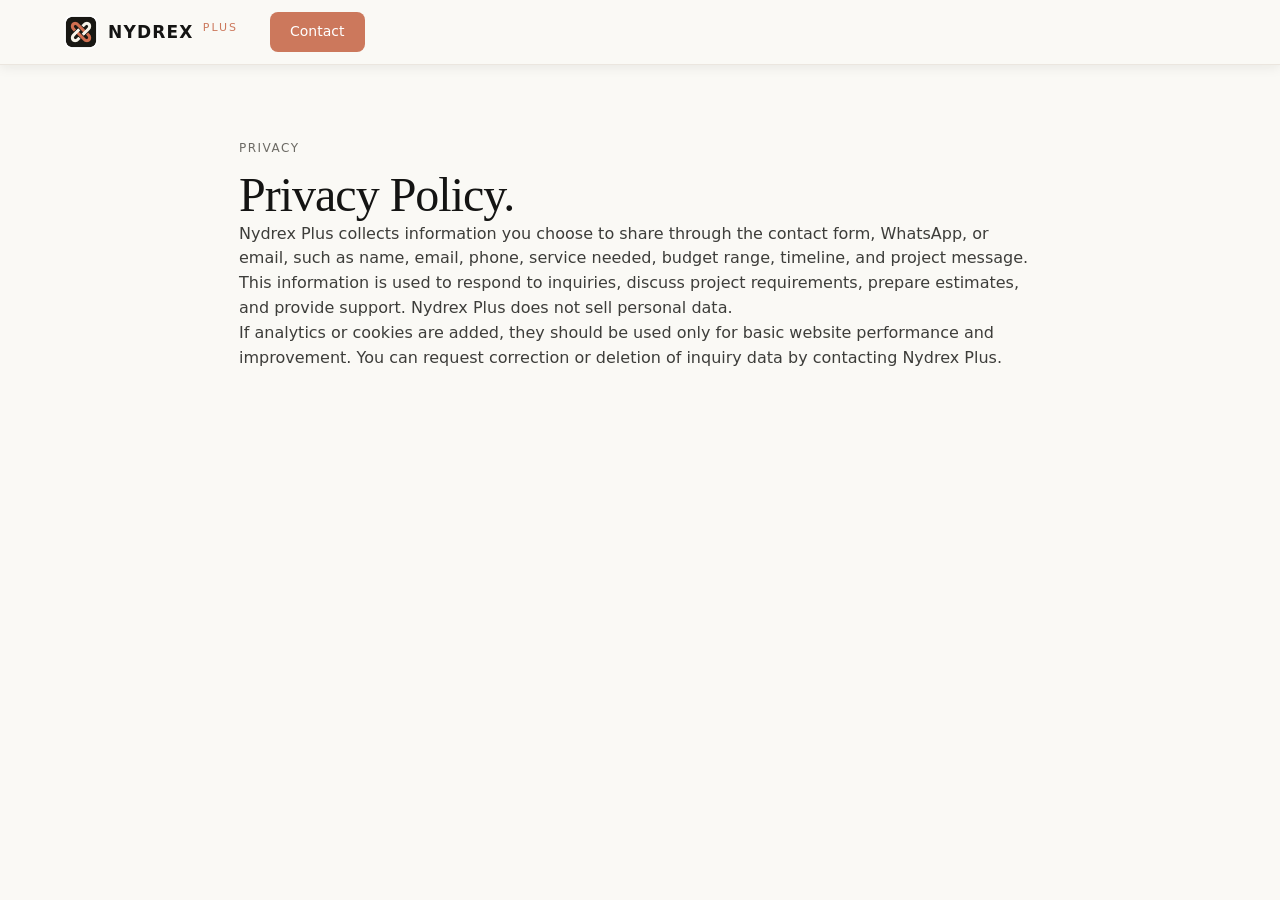
<file: privacy.html>
<!DOCTYPE html>
<html lang="en">
<head>
  <meta charset="UTF-8">
  <meta name="viewport" content="width=device-width, initial-scale=1.0">
  <title>Privacy Policy — Nydrex Plus</title>
  <meta name="description" content="Privacy policy for Nydrex Plus website inquiries, WhatsApp and email communication, cookies, analytics, and deletion requests.">
  <link rel="canonical" href="https://nydrexplus.com/privacy.html">
  <link rel="stylesheet" href="style.css">
  <link rel="icon" type="image/png" href="logo.png">
</head>
<body>
  <nav class="top-nav scrolled">
    <div class="nav-inner container">
      <a href="index.html" class="wordmark">
        <img src="logo.png" alt="Nydrex Plus logo" class="spike-mark" width="34" height="34" style="border-radius:8px;display:block;">
        <span class="wordmark-text">NYDREX <span class="wordmark-plus">PLUS</span></span>
      </a>
      <div class="nav-right"><a href="index.html#contact" class="btn-primary">Contact</a></div>
    </div>
  </nav>
  <main class="section-band band-cream" style="padding-top:140px">
    <div class="container" style="max-width:850px">
      <span class="caption-uppercase">Privacy</span>
      <h1 class="display-lg">Privacy Policy.</h1>
      <p class="body-md">Nydrex Plus collects information you choose to share through the contact form, WhatsApp, or email, such as name, email, phone, service needed, budget range, timeline, and project message.</p>
      <p class="body-md">This information is used to respond to inquiries, discuss project requirements, prepare estimates, and provide support. Nydrex Plus does not sell personal data.</p>
      <p class="body-md">If analytics or cookies are added, they should be used only for basic website performance and improvement. You can request correction or deletion of inquiry data by contacting Nydrex Plus.</p>
    </div>
  </main>
</body>
</html>
</file>
<file: style.css>
/* ═══════════════════════════════════════════════
   NYDREX Design System
   Tokens from DESIGN.md (Claude/Anthropic)
   Warm cream canvas · Coral CTA · Dark navy surfaces
   ═══════════════════════════════════════════════ */

/* ─── DESIGN TOKENS ─── */
:root {
  /* Colors — exact from DESIGN.md */
  --primary:              #cc785c;
  --primary-active:       #a9583e;
  --primary-disabled:     #e6dfd8;
  --ink:                  #141413;
  --body:                 #3d3d3a;
  --body-strong:          #252523;
  --muted:                #6c6a64;
  --muted-soft:           #8e8b82;
  --hairline:             #e6dfd8;
  --hairline-soft:        #ebe6df;
  --canvas:               #faf9f5;
  --surface-soft:         #f5f0e8;
  --surface-card:         #efe9de;
  --surface-cream-strong: #e8e0d2;
  --surface-dark:         #181715;
  --surface-dark-elevated:#252320;
  --surface-dark-soft:    #1f1e1b;
  --on-primary:           #ffffff;
  --on-dark:              #faf9f5;
  --on-dark-soft:         #a09d96;
  --accent-teal:          #5db8a6;
  --accent-amber:         #e8a55a;
  --success:              #5db872;
  --warning:              #d4a017;
  --error:                #c64545;

  /* Typography families */
  --font-display: 'EB Garamond', 'Tiempos Headline', Georgia, serif;
  --font-body:    'Inter', system-ui, sans-serif;
  --font-mono:    'JetBrains Mono', ui-monospace, monospace;

  /* Rounded */
  --r-xs:   4px;
  --r-sm:   6px;
  --r-md:   8px;
  --r-lg:   12px;
  --r-xl:   16px;
  --r-pill: 9999px;

  /* Spacing */
  --sp-xxs:     4px;
  --sp-xs:      8px;
  --sp-sm:      12px;
  --sp-md:      16px;
  --sp-lg:      24px;
  --sp-xl:      32px;
  --sp-xxl:     48px;
  --sp-section: 96px;

  /* Transitions */
  --ease: cubic-bezier(0.16, 1, 0.3, 1);
  --dur:  0.25s;
}

/* ─── RESET ─── */
*, *::before, *::after { box-sizing: border-box; margin: 0; padding: 0; }
html { scroll-behavior: smooth; scroll-padding-top: 80px; }
body {
  font-family: var(--font-body);
  background: var(--canvas);
  color: var(--body);
  line-height: 1.55;
  -webkit-font-smoothing: antialiased;
  overflow-x: hidden;
}
a { text-decoration: none; color: inherit; }
ul { list-style: none; }
button { cursor: pointer; border: none; background: none; font-family: var(--font-body); }
:focus-visible { outline: 2px solid var(--primary); outline-offset: 2px; }

/* ─── CONTAINER ─── */
.container {
  max-width: 1200px;
  margin: 0 auto;
  padding: 0 var(--sp-lg);
}

/* ─── TYPOGRAPHY SCALE (from DESIGN.md) ─── */
.display-xl {
  font-family: var(--font-display);
  font-size: clamp(40px, 6vw, 64px);
  font-weight: 400;
  line-height: 1.05;
  letter-spacing: -1.5px;
  color: var(--ink);
}
.display-lg {
  font-family: var(--font-display);
  font-size: clamp(32px, 4.5vw, 48px);
  font-weight: 400;
  line-height: 1.1;
  letter-spacing: -1px;
  color: var(--ink);
}
.display-md {
  font-family: var(--font-display);
  font-size: clamp(26px, 3.5vw, 36px);
  font-weight: 400;
  line-height: 1.15;
  letter-spacing: -0.5px;
  color: var(--ink);
}
.display-sm {
  font-family: var(--font-display);
  font-size: clamp(22px, 3vw, 28px);
  font-weight: 400;
  line-height: 1.2;
  letter-spacing: -0.3px;
  color: var(--ink);
}
.title-lg  { font-family: var(--font-body); font-size: 22px; font-weight: 500; line-height: 1.3; color: var(--ink); }
.title-md  { font-family: var(--font-body); font-size: 18px; font-weight: 500; line-height: 1.4; color: var(--ink); }
.title-sm  { font-family: var(--font-body); font-size: 16px; font-weight: 500; line-height: 1.4; color: var(--ink); }
.body-md   { font-family: var(--font-body); font-size: 16px; font-weight: 400; line-height: 1.55; color: var(--body); }
.body-sm   { font-family: var(--font-body); font-size: 14px; font-weight: 400; line-height: 1.55; color: var(--body); }
.caption   { font-family: var(--font-body); font-size: 13px; font-weight: 500; line-height: 1.4; }
.caption-uppercase {
  font-family: var(--font-body);
  font-size: 12px;
  font-weight: 500;
  line-height: 1.4;
  letter-spacing: 1.5px;
  text-transform: uppercase;
  color: var(--muted);
  display: block;
  margin-bottom: var(--sp-sm);
}
.on-dark      { color: var(--on-dark) !important; }
.on-dark-soft { color: var(--on-dark-soft) !important; }
.on-primary   { color: var(--on-primary) !important; }
.muted        { color: var(--muted); }

em { font-style: italic; }

/* ─── BUTTONS ─── */
.btn-primary {
  display: inline-flex;
  align-items: center;
  justify-content: center;
  gap: 8px;
  background: var(--primary);
  color: var(--on-primary);
  font-family: var(--font-body);
  font-size: 14px;
  font-weight: 500;
  padding: 12px 20px;
  height: 40px;
  border-radius: var(--r-md);
  border: none;
  transition: background var(--dur) var(--ease);
  white-space: nowrap;
  flex-shrink: 0;
}
.btn-primary:active, .btn-primary:focus { background: var(--primary-active); outline: none; }
.btn-primary.btn-lg { height: 44px; padding: 12px 24px; font-size: 15px; }
.btn-primary.btn-full { width: 100%; }

.btn-secondary {
  display: inline-flex;
  align-items: center;
  justify-content: center;
  background: var(--canvas);
  color: var(--ink);
  font-family: var(--font-body);
  font-size: 14px;
  font-weight: 500;
  padding: 12px 20px;
  height: 40px;
  border-radius: var(--r-md);
  border: 1px solid var(--hairline);
  transition: border-color var(--dur);
  white-space: nowrap;
}
.btn-secondary:active { border-color: var(--primary); }
.btn-secondary.btn-lg { height: 44px; padding: 12px 24px; font-size: 15px; }
.btn-secondary.btn-full { width: 100%; }

.btn-secondary-on-dark {
  display: inline-flex;
  align-items: center;
  justify-content: center;
  background: var(--surface-dark-elevated);
  color: var(--on-dark);
  font-size: 13px;
  font-weight: 500;
  padding: 8px 16px;
  height: 34px;
  border-radius: var(--r-md);
  border: 1px solid rgba(255,255,255,0.08);
  transition: background var(--dur);
}
.btn-secondary-on-dark:active { background: #2e2c29; }

.btn-text-link {
  font-size: 14px;
  font-weight: 500;
  color: var(--ink);
  padding: 8px;
  transition: color var(--dur);
}
.btn-text-link:hover { color: var(--primary); }

.btn-canvas {
  display: inline-flex;
  align-items: center;
  justify-content: center;
  background: var(--canvas);
  color: var(--ink);
  font-size: 14px;
  font-weight: 500;
  padding: 12px 28px;
  height: 44px;
  border-radius: var(--r-md);
  transition: opacity var(--dur);
}
.btn-canvas:active { opacity: 0.85; }

.text-link {
  font-size: 14px;
  font-weight: 500;
  color: var(--primary);
  transition: color var(--dur);
}
.text-link:hover { color: var(--primary-active); }

.mt-auto { margin-top: auto; }

.skip-to-content {
  position: absolute;
  left: -9999px;
  top: 0;
  z-index: 999;
  background: var(--primary);
  color: var(--on-primary);
  padding: 12px 24px;
  font-size: 14px;
  font-weight: 500;
  border-radius: 0 0 var(--r-md) var(--r-md);
}
.skip-to-content:focus { left: 50%; transform: translateX(-50%); }

/* ─── TOP NAV ─── */
.top-nav {
  position: fixed;
  top: 0; left: 0; right: 0;
  z-index: 200;
  background: var(--canvas);
  border-bottom: 1px solid var(--hairline-soft);
  transition: box-shadow var(--dur);
}
.top-nav.scrolled { box-shadow: 0 2px 12px rgba(20,20,19,0.08); }

.nav-inner {
  height: 64px;
  display: flex;
  align-items: center;
  gap: var(--sp-xl);
}

.wordmark {
  display: flex;
  align-items: center;
  gap: 10px;
  flex-shrink: 0;
}
.wordmark-text {
  font-family: var(--font-body);
  font-size: 17px;
  font-weight: 600;
  letter-spacing: 1.2px;
  color: var(--ink);
}
.wordmark-plus {
  font-weight: 500;
  color: var(--primary);
  font-size: 11px;
  letter-spacing: 2px;
  text-transform: uppercase;
  vertical-align: super;
  margin-left: 2px;
}
.spike-mark { flex-shrink: 0; }

.nav-links {
  display: flex;
  align-items: center;
  gap: var(--sp-xxs);
  flex: 1;
}
.nav-link {
  font-size: 14px;
  font-weight: 500;
  color: var(--muted);
  padding: 6px var(--sp-sm);
  border-radius: var(--r-sm);
  transition: color var(--dur), background var(--dur);
}
.nav-link:hover, .nav-link.active {
  color: var(--ink);
  background: var(--surface-card);
}

.nav-right {
  display: flex;
  align-items: center;
  gap: var(--sp-sm);
  flex-shrink: 0;
}

.hamburger {
  display: none;
  flex-direction: column;
  gap: 5px;
  padding: 4px;
  margin-left: auto;
}
.hamburger span {
  display: block;
  width: 22px; height: 2px;
  background: var(--ink);
  border-radius: 2px;
  transition: transform 0.25s var(--ease), opacity 0.2s;
}

/* Mobile sheet — full-screen cream */
.mobile-sheet {
  display: none;
  flex-direction: column;
  background: var(--canvas);
  padding: var(--sp-lg) var(--sp-lg) var(--sp-xl);
  border-top: 1px solid var(--hairline-soft);
  gap: var(--sp-xxs);
}
.mobile-sheet.open { display: flex; }
.mobile-nav-link {
  font-size: 18px;
  font-weight: 500;
  color: var(--body);
  padding: 14px 0;
  border-bottom: 1px solid var(--hairline-soft);
}
.mobile-actions { display: flex; flex-direction: column; gap: var(--sp-sm); margin-top: var(--sp-lg); }

/* ─── HERO BAND ─── */
.hero-band {
  background: var(--canvas);
  padding: calc(var(--sp-section) + 64px) 0 var(--sp-section);
  min-height: 100vh;
  display: flex;
  align-items: center;
}

.hero-grid {
  display: grid;
  grid-template-columns: 1fr 1fr;
  gap: var(--sp-xxl);
  align-items: center;
}

.hero-left { display: flex; flex-direction: column; gap: var(--sp-lg); }

.badge-dot {
  display: inline-block;
  width: 7px; height: 7px;
  border-radius: 50%;
  background: var(--success);
  box-shadow: 0 0 8px rgba(93,184,114,0.6);
  animation: pulseDot 2s ease-in-out infinite;
  margin-right: 4px;
}
@keyframes pulseDot {
  0%,100% { box-shadow: 0 0 6px rgba(93,184,114,0.5); }
  50%      { box-shadow: 0 0 14px rgba(93,184,114,0.9); }
}

.hero-subhead {
  font-size: 18px;
  color: var(--body);
  line-height: 1.65;
  max-width: 460px;
  margin-top: calc(-1 * var(--sp-xs));
}

.display-xl em {
  background: linear-gradient(90deg, var(--ink) 0%, var(--primary) 40%, var(--ink) 80%);
  background-size: 200% auto;
  -webkit-background-clip: text;
  -webkit-text-fill-color: transparent;
  background-clip: text;
  animation: shimmerText 4s ease-in-out infinite;
}
@keyframes shimmerText {
  0% { background-position: 200% center; }
  100% { background-position: -200% center; }
}

.hero-btn-row {
  display: flex;
  align-items: center;
  gap: var(--sp-sm);
  flex-wrap: wrap;
}

.hero-stats {
  display: flex;
  align-items: center;
  gap: var(--sp-xl);
  flex-wrap: wrap;
  padding-top: var(--sp-lg);
  border-top: 1px solid var(--hairline-soft);
}
.stat-item { display: flex; flex-direction: column; gap: 2px; }
.stat-number {
  font-family: var(--font-display);
  font-size: 30px;
  font-weight: 400;
  letter-spacing: -0.5px;
  color: var(--ink);
}
.stat-label { font-size: 13px; color: var(--muted); }
.stat-divider { width: 1px; height: 32px; background: var(--hairline); }

/* ─── PRODUCT MOCKUP CARD (dark) ─── */
.product-mockup-card-dark {
  background: var(--surface-dark);
  border-radius: var(--r-lg);
  overflow: hidden;
  box-shadow: 0 24px 60px rgba(20,20,19,0.25);
}
.mockup-topbar {
  height: 40px;
  background: var(--surface-dark-elevated);
  border-bottom: 1px solid rgba(255,255,255,0.06);
  display: flex;
  align-items: center;
  padding: 0 var(--sp-md);
  gap: var(--sp-md);
}
.mockup-dots { display: flex; gap: 6px; }
.dot { width: 10px; height: 10px; border-radius: 50%; }
.dot-red    { background: #ff5f57; }
.dot-yellow { background: #febc2e; }
.dot-green  { background: #28c840; }
.mockup-label { font-size: 12px; color: var(--on-dark-soft); font-family: var(--font-mono); }

.mockup-body { padding: var(--sp-lg); display: flex; flex-direction: column; gap: var(--sp-md); }

.mock-stats-row { display: grid; grid-template-columns: repeat(3, 1fr); gap: var(--sp-sm); }
.mock-stat-card {
  background: var(--surface-dark-soft);
  border: 1px solid rgba(255,255,255,0.06);
  border-radius: var(--r-md);
  padding: var(--sp-sm) var(--sp-md);
}
.mock-stat-label { font-size: 11px; color: var(--on-dark-soft); margin-bottom: 4px; }
.mock-stat-value { font-size: 16px; font-weight: 600; color: var(--on-dark); margin-bottom: 2px; }
.mock-stat-up    { font-size: 11px; color: var(--success); }
.mock-stat-warn  { font-size: 11px; color: var(--warning); }

.mock-chart-area {
  background: var(--surface-dark-soft);
  border: 1px solid rgba(255,255,255,0.06);
  border-radius: var(--r-md);
  padding: var(--sp-md);
}
.mock-chart-title { font-size: 12px; color: var(--on-dark-soft); margin-bottom: var(--sp-sm); }
.mock-chart {
  display: flex;
  align-items: flex-end;
  gap: 6px;
  height: 64px;
}
.mock-bar-wrap { display: flex; flex-direction: column; align-items: center; gap: 4px; flex: 1; }
.mock-bar-wrap > div {
  width: 100%;
  background: rgba(204,120,92,0.45);
  border-radius: 3px 3px 0 0;
  transition: height 0.6s var(--ease);
}
.mock-bar-active { background: var(--primary) !important; }
.mock-bar-wrap span { font-size: 10px; color: var(--on-dark-soft); }

.mock-orders { display: flex; flex-direction: column; gap: 6px; }
.mock-order-row {
  display: flex;
  align-items: center;
  gap: var(--sp-sm);
  font-size: 12px;
  padding: 6px var(--sp-md);
  border-radius: var(--r-sm);
  border: 1px solid rgba(255,255,255,0.05);
  background: var(--surface-dark-soft);
}
.mock-order-id   { color: var(--on-dark-soft); width: 42px; flex-shrink: 0; font-family: var(--font-mono); }
.mock-order-item { color: var(--on-dark); flex: 1; }
.mock-order-amount { color: var(--on-dark-soft); flex-shrink: 0; }

.badge-status {
  font-size: 11px;
  font-weight: 500;
  padding: 2px 8px;
  border-radius: var(--r-pill);
  flex-shrink: 0;
}
.badge-status.paid    { background: rgba(93,184,114,0.2); color: var(--success); }
.badge-status.pending { background: rgba(232,165,90,0.2); color: var(--accent-amber); }

/* ─── TRUSTED BAND ─── */
.trusted-band {
  background: var(--surface-card);
  border-top: 1px solid var(--hairline);
  border-bottom: 1px solid var(--hairline);
  padding: var(--sp-xxl) 0;
}
.trusted-label {
  font-size: 12px;
  font-weight: 500;
  letter-spacing: 1.5px;
  text-transform: uppercase;
  color: var(--muted);
  text-align: center;
  margin-bottom: var(--sp-lg);
}
.trusted-logos-track {
  display: flex;
  gap: var(--sp-xxl);
  animation: marqueeScroll 25s linear infinite;
  width: max-content;
}
.trusted-logos {
  overflow: hidden;
  mask-image: linear-gradient(90deg, transparent, black 10%, black 90%, transparent);
  -webkit-mask-image: linear-gradient(90deg, transparent, black 10%, black 90%, transparent);
}
.trust-logo {
  font-size: 16px;
  font-weight: 600;
  color: var(--muted-soft);
  white-space: nowrap;
  letter-spacing: 0.5px;
}
.trust-sep { display: none; }
@keyframes marqueeScroll {
  0% { transform: translateX(0); }
  100% { transform: translateX(-50%); }
}

/* ─── SECTION BAND ─── */
.section-band { padding: var(--sp-section) 0; }
.band-cream { background: var(--canvas); }
.band-dark  { background: var(--surface-dark); }
.band-card  { background: var(--surface-card); }

.section-header { margin-bottom: var(--sp-xxl); }
.section-header-dark .display-lg { color: var(--on-dark); }

/* ─── BADGE & PILL ─── */
.badge-pill {
  display: inline-flex;
  align-items: center;
  gap: 6px;
  font-size: 13px;
  font-weight: 500;
  color: var(--body);
  background: var(--surface-card);
  border: 1px solid var(--hairline);
  border-radius: var(--r-pill);
  padding: 4px 12px;
}
.badge-coral {
  display: inline-block;
  font-size: 12px;
  font-weight: 500;
  letter-spacing: 1.5px;
  text-transform: uppercase;
  color: var(--on-primary);
  background: var(--primary);
  border-radius: var(--r-pill);
  padding: 4px 12px;
}

/* ─── FEATURE GRID (Services) ─── */
.feature-grid {
  display: grid;
  grid-template-columns: repeat(3, 1fr);
  gap: var(--sp-lg);
}
.feature-card {
  background: var(--surface-card);
  border-radius: var(--r-lg);
  padding: var(--sp-xl);
  display: flex;
  flex-direction: column;
  gap: var(--sp-sm);
}
.feature-card-featured {
  background: var(--surface-cream-strong);
  grid-column: span 2;
  border: 1px solid var(--hairline);
}
.feature-card-cta {
  background: var(--surface-dark);
  color: var(--on-dark);
  gap: var(--sp-md);
}
.feature-card-cta .display-sm { color: var(--on-dark); }
.feature-card-cta .body-sm   { color: var(--on-dark-soft); }

.feature-icon {
  width: 44px; height: 44px;
  border-radius: var(--r-md);
  background: var(--canvas);
  border: 1px solid var(--hairline);
  display: flex;
  align-items: center;
  justify-content: center;
  color: var(--primary);
  margin-bottom: var(--sp-xs);
}

.feature-list { display: flex; flex-direction: column; }
.feature-list li {
  font-size: 13px;
  color: var(--body);
  padding: 6px 0;
  border-bottom: 1px solid var(--hairline-soft);
  display: flex;
  align-items: center;
  gap: 8px;
}
.feature-list li::before { content: '→'; color: var(--primary); font-size: 12px; flex-shrink: 0; }

/* ─── PRODUCTS — CODE WINDOW ─── */
.products-layout {
  display: grid;
  grid-template-columns: 1.6fr 1fr;
  gap: var(--sp-xl);
  align-items: start;
}
.code-window-card {
  background: var(--surface-dark-soft);
  border: 1px solid rgba(255,255,255,0.06);
  border-radius: var(--r-lg);
  overflow: hidden;
}
.cw-topbar {
  height: 44px;
  background: var(--surface-dark-elevated);
  border-bottom: 1px solid rgba(255,255,255,0.06);
  display: flex;
  align-items: center;
  padding: 0 var(--sp-md);
  gap: var(--sp-md);
}
.cw-tabs { display: flex; gap: 2px; }
.cw-tab {
  font-size: 12px;
  font-weight: 500;
  color: var(--on-dark-soft);
  padding: 4px var(--sp-sm);
  border-radius: var(--r-sm) var(--r-sm) 0 0;
  cursor: pointer;
  transition: color var(--dur), background var(--dur);
}
.cw-tab-active { color: var(--on-dark); background: rgba(255,255,255,0.06); }

.cw-body { display: flex; min-height: 340px; }
.cw-sidebar {
  width: 140px;
  flex-shrink: 0;
  background: var(--surface-dark);
  border-right: 1px solid rgba(255,255,255,0.06);
  display: flex;
  flex-direction: column;
  padding: var(--sp-sm) 0;
}
.cw-sidebar-item {
  font-size: 12px;
  color: var(--on-dark-soft);
  padding: 8px var(--sp-md);
  cursor: pointer;
  transition: background var(--dur), color var(--dur);
}
.cw-sidebar-item:hover { background: rgba(255,255,255,0.04); color: var(--on-dark); }
.cw-sidebar-active { background: rgba(204,120,92,0.12); color: var(--primary); border-left: 2px solid var(--primary); }

.cw-main { flex: 1; padding: var(--sp-lg); display: flex; flex-direction: column; gap: var(--sp-md); overflow: hidden; }
.cw-breadcrumb { font-size: 11px; color: var(--on-dark-soft); font-family: var(--font-mono); }

.cw-table { border: 1px solid rgba(255,255,255,0.06); border-radius: var(--r-md); overflow: hidden; }
.cw-table-header, .cw-table-row {
  display: grid;
  grid-template-columns: 60px 1fr 40px 70px 70px;
  gap: var(--sp-sm);
  padding: 8px var(--sp-sm);
  font-size: 12px;
  align-items: center;
}
.cw-table-header {
  background: var(--surface-dark-elevated);
  color: var(--on-dark-soft);
  font-weight: 500;
  border-bottom: 1px solid rgba(255,255,255,0.06);
}
.cw-table-row {
  color: var(--on-dark);
  border-bottom: 1px solid rgba(255,255,255,0.04);
  transition: background var(--dur);
}
.cw-table-row:hover { background: rgba(255,255,255,0.03); }
.cw-row-highlight   { background: rgba(204,120,92,0.06); }
.cw-table-row:last-child { border-bottom: none; }

.cw-footer-bar {
  display: flex;
  align-items: center;
  justify-content: space-between;
  font-size: 12px;
  margin-top: auto;
}

.product-cards-grid { display: flex; flex-direction: column; gap: var(--sp-md); }
.product-mini-card {
  background: var(--surface-dark-elevated);
  border: 1px solid rgba(255,255,255,0.06);
  border-radius: var(--r-lg);
  padding: var(--sp-lg) var(--sp-xl);
  display: flex;
  align-items: flex-start;
  gap: var(--sp-md);
}
.product-mini-icon { font-size: 24px; flex-shrink: 0; }

/* ─── WORK / CASE STUDIES ─── */
.category-tabs {
  display: flex;
  gap: var(--sp-xxs);
  margin-bottom: var(--sp-xl);
  flex-wrap: wrap;
}
.category-tab {
  font-size: 14px;
  font-weight: 500;
  color: var(--muted);
  padding: 8px 14px;
  border-radius: var(--r-md);
  background: transparent;
  transition: background var(--dur), color var(--dur);
}
.category-tab-active { background: var(--surface-card); color: var(--ink); }

.work-grid {
  display: grid;
  grid-template-columns: repeat(3, 1fr);
  gap: var(--sp-lg);
}
.work-card {
  background: var(--surface-card);
  border-radius: var(--r-lg);
  padding: var(--sp-xl);
  display: flex;
  flex-direction: column;
  gap: var(--sp-md);
}
.work-card-large { grid-column: span 2; display: grid; grid-template-columns: 1fr 1fr; gap: var(--sp-xl); align-items: center; }

.work-results { display: flex; gap: var(--sp-xl); }
.work-result { display: flex; flex-direction: column; }
.result-num { font-family: var(--font-display); font-size: 34px; color: var(--primary); letter-spacing: -0.5px; }
.result-lbl { font-size: 12px; color: var(--muted); }

.work-result-mini { font-size: 14px; color: var(--body); }
.result-num-sm { font-family: var(--font-display); font-size: 28px; color: var(--primary); letter-spacing: -0.5px; }

/* Work visual mock */
.work-visual-mock {
  background: var(--surface-dark);
  border-radius: var(--r-lg);
  padding: var(--sp-lg);
  display: flex;
  flex-direction: column;
  gap: var(--sp-sm);
}
.wvm-header { display: flex; align-items: center; font-size: 13px; font-weight: 600; color: var(--on-dark); margin-bottom: var(--sp-xs); }
.wvm-chart { display: flex; align-items: flex-end; gap: 6px; height: 72px; margin-bottom: var(--sp-sm); }
.wvm-chart > div { flex: 1; background: var(--primary); opacity: 0.75; border-radius: 3px 3px 0 0; }
.wvm-row { display: flex; justify-content: space-between; font-size: 12px; color: var(--on-dark-soft); padding: 5px 0; border-top: 1px solid rgba(255,255,255,0.06); }
.wvm-row strong { color: var(--on-dark); }

.work-card.hidden { display: none; }

/* ─── PRICING ─── */
.pricing-toggle {
  display: flex;
  gap: var(--sp-xxs);
  margin-bottom: var(--sp-xxl);
  background: var(--surface-dark-elevated);
  padding: 4px;
  border-radius: var(--r-md);
  width: fit-content;
}
.ptoggle {
  font-size: 13px;
  font-weight: 500;
  color: var(--on-dark-soft);
  padding: 6px 14px;
  border-radius: var(--r-sm);
  transition: background var(--dur), color var(--dur);
}
.ptoggle.active { background: var(--primary); color: var(--on-primary); }

.pricing-grid {
  display: grid;
  grid-template-columns: repeat(3, 1fr);
  gap: var(--sp-lg);
  align-items: start;
}
.pricing-tier-card {
  background: var(--surface-dark-elevated);
  border: 1px solid rgba(255,255,255,0.06);
  border-radius: var(--r-lg);
  padding: var(--sp-xl);
  display: flex;
  flex-direction: column;
  gap: var(--sp-md);
  position: relative;
  min-height: 520px;
  transition: border-color var(--dur);
}
.pricing-tier-card:hover { border-color: rgba(204,120,92,0.4); }

/* Featured = cream/canvas on dark bg (from DESIGN.md) */
.pricing-tier-card-featured {
  background: var(--canvas);
  border: 1px solid var(--hairline);
  box-shadow: 0 12px 40px rgba(20,20,19,0.2);
}
.pricing-tier-card-featured .tier-name { color: var(--ink); }
.pricing-tier-card-featured .tier-price .tier-currency { color: var(--muted); }
.pricing-tier-card-featured .tier-amount { color: var(--ink); }
.pricing-tier-card-featured .tier-desc { color: var(--body); }
.pricing-tier-card-featured .tier-features li { color: var(--body); border-bottom-color: var(--hairline-soft); }
.pricing-tier-card-featured .feat-no { color: var(--muted); }

.featured-badge { position: absolute; top: -14px; left: 50%; transform: translateX(-50%); white-space: nowrap; }

.tier-name { font-size: 13px; font-weight: 600; color: var(--on-dark-soft); text-transform: uppercase; letter-spacing: 0.5px; }
.tier-price { display: flex; align-items: baseline; gap: 4px; }
.tier-currency { font-size: 14px; color: var(--on-dark-soft); font-weight: 500; }
.tier-amount { font-family: var(--font-display); font-size: 42px; font-weight: 400; letter-spacing: -0.5px; color: var(--on-dark); }
.tier-amount-custom { font-family: var(--font-display); font-size: 42px; font-weight: 400; color: var(--on-dark); }
.tier-desc { font-size: 14px; color: var(--on-dark-soft); line-height: 1.6; padding-bottom: var(--sp-md); border-bottom: 1px solid rgba(255,255,255,0.06); }
.tier-features { display: flex; flex-direction: column; gap: var(--sp-xs); flex: 1; }
.tier-features li { font-size: 14px; color: var(--on-dark); padding: 5px 0; border-bottom: 1px solid rgba(255,255,255,0.06); display: flex; align-items: center; gap: 8px; }
.feat-yes::before { content: '✓'; color: var(--success); font-weight: 600; flex-shrink: 0; }
.feat-no::before  { content: '✗'; color: rgba(255,255,255,0.2); flex-shrink: 0; }
.feat-no { color: var(--on-dark-soft) !important; }

/* ─── ABOUT ─── */
.about-layout {
  display: grid;
  grid-template-columns: 1fr 1fr;
  gap: 64px;
  align-items: start;
}
.about-text { display: flex; flex-direction: column; gap: var(--sp-lg); }
.about-text .body-md { margin-top: 0; }
.about-tags { display: flex; flex-wrap: wrap; gap: var(--sp-xs); margin-top: var(--sp-xs); }

.about-process { display: grid; grid-template-columns: 1fr 1fr; gap: var(--sp-md); }
.process-card {
  background: var(--surface-card);
  border-radius: var(--r-lg);
  padding: var(--sp-xl);
  display: flex;
  flex-direction: column;
  gap: var(--sp-xs);
}
.process-num { font-size: 12px; font-weight: 700; letter-spacing: 1px; color: var(--primary); }
.process-card p { font-size: 13px; color: var(--muted); line-height: 1.6; margin-top: 4px; }


/* ─── FAQ ─── */
.faq-list {
  max-width: 800px;
  margin: 0 auto;
  display: flex;
  flex-direction: column;
  gap: var(--sp-xs);
}
.faq-item {
  background: var(--surface-card);
  border-radius: var(--r-lg);
  overflow: hidden;
  border: 1px solid var(--hairline-soft);
  transition: border-color var(--dur);
}
.faq-item.open { border-color: var(--primary); }
.faq-question {
  width: 100%;
  display: flex;
  align-items: center;
  justify-content: space-between;
  padding: var(--sp-lg) var(--sp-xl);
  font-family: var(--font-body);
  font-size: 16px;
  font-weight: 500;
  color: var(--ink);
  background: none;
  text-align: left;
  cursor: pointer;
  gap: var(--sp-md);
}
.faq-chevron {
  width: 20px;
  height: 20px;
  flex-shrink: 0;
  transition: transform 0.3s var(--ease);
  color: var(--muted);
}
.faq-item.open .faq-chevron { transform: rotate(180deg); color: var(--primary); }
.faq-answer {
  max-height: 0;
  overflow: hidden;
  transition: max-height 0.35s var(--ease);
}
.faq-answer-inner {
  padding: 0 var(--sp-xl) var(--sp-lg);
  font-size: 15px;
  color: var(--body);
  line-height: 1.7;
}

/* ─── COOKIE CONSENT ─── */
.cookie-consent {
  position: fixed;
  bottom: 24px;
  right: 24px;
  z-index: 300;
  background: var(--surface-dark);
  color: var(--on-dark);
  border-radius: var(--r-lg);
  padding: var(--sp-lg);
  max-width: 380px;
  box-shadow: 0 16px 48px rgba(20,20,19,0.3);
  display: flex;
  flex-direction: column;
  gap: var(--sp-md);
  animation: slideUp 0.4s var(--ease);
}
.cookie-consent.hidden { display: none; }
.cookie-consent p {
  font-size: 14px;
  color: var(--on-dark-soft);
  line-height: 1.6;
}
.cookie-consent p a { color: var(--primary); text-decoration: underline; }
.cookie-consent-actions {
  display: flex;
  gap: var(--sp-sm);
}
@keyframes slideUp {
  from { opacity: 0; transform: translateY(20px); }
  to { opacity: 1; transform: translateY(0); }
}

/* ─── CALLOUT CORAL ─── */
.callout-card-coral {
  background: var(--primary);
  padding: 80px 0;
  text-align: center;
}
.callout-inner { display: flex; flex-direction: column; align-items: center; gap: var(--sp-lg); }
.callout-card-coral .display-md { color: var(--on-primary); }
.callout-card-coral em { color: rgba(255,255,255,0.85); font-style: italic; }

/* ─── CONTACT ─── */
.contact-layout {
  display: grid;
  grid-template-columns: 1fr 1.3fr;
  gap: 64px;
  align-items: start;
}
.contact-info { display: flex; flex-direction: column; gap: var(--sp-lg); }
.contact-details { display: flex; flex-direction: column; gap: var(--sp-lg); }
.contact-detail-item { display: flex; align-items: flex-start; gap: var(--sp-md); }
.contact-detail-icon { font-size: 22px; flex-shrink: 0; margin-top: 2px; }
.contact-detail-item div { display: flex; flex-direction: column; gap: 4px; }
.contact-detail-item strong { font-size: 15px; font-weight: 600; color: var(--ink); }
.contact-detail-item span  { font-size: 13px; color: var(--muted); }

/* Testimonial */
.testimonial-card {
  background: var(--surface-card);
  border-left: 3px solid var(--primary);
  border-radius: 0 var(--r-lg) var(--r-lg) 0;
  padding: var(--sp-xl);
  display: flex;
  flex-direction: column;
  gap: var(--sp-md);
}
.testimonial-card .body-sm { font-style: italic; color: var(--body-strong); line-height: 1.7; }
.testimonial-author { display: flex; align-items: center; gap: var(--sp-sm); }
.testimonial-avatar {
  width: 40px; height: 40px;
  border-radius: 50%;
  background: var(--primary);
  color: var(--on-primary);
  font-size: 13px;
  font-weight: 600;
  display: flex;
  align-items: center;
  justify-content: center;
  flex-shrink: 0;
}
.testimonial-author strong { font-size: 14px; font-weight: 600; color: var(--ink); display: block; }
.testimonial-author span  { font-size: 12px; color: var(--muted); }

/* Contact Form */
.contact-form-wrap {
  background: var(--surface-card);
  border-radius: var(--r-xl);
  padding: var(--sp-xxl);
}
.contact-form { display: flex; flex-direction: column; gap: var(--sp-lg); }
.form-row-2 { display: grid; grid-template-columns: 1fr 1fr; gap: var(--sp-md); }
.form-group { display: flex; flex-direction: column; gap: 6px; }
.form-label { font-size: 13px; font-weight: 500; color: var(--body-strong); }
.text-input {
  background: var(--canvas);
  border: 1px solid var(--hairline);
  border-radius: var(--r-md);
  padding: 10px 14px;
  height: 40px;
  font-family: var(--font-body);
  font-size: 16px; /* prevents zoom on mobile */
  color: var(--ink);
  outline: none;
  transition: border-color var(--dur), box-shadow var(--dur);
  width: 100%;
}
.text-input::placeholder { color: var(--muted-soft); }
.text-input:focus {
  border-color: var(--primary);
  box-shadow: 0 0 0 3px rgba(204,120,92,0.15);
}
.text-area { height: auto; resize: vertical; line-height: 1.55; }
select.text-input { appearance: auto; }

.form-success {
  background: rgba(93,184,114,0.12);
  border: 1px solid rgba(93,184,114,0.3);
  border-radius: var(--r-md);
  padding: var(--sp-md);
  font-size: 14px;
  color: #2d7a3e;
  text-align: center;
}

/* ─── FOOTER ─── */
.site-footer {
  background: var(--surface-dark);
  border-top: 1px solid rgba(255,255,255,0.06);
}
.footer-inner {
  display: grid;
  grid-template-columns: 1.5fr 2fr;
  gap: 64px;
  padding: 64px 24px;
}
.wordmark-ondark .wordmark-text { color: var(--on-dark); }
.footer-tagline { max-width: 280px; line-height: 1.7; margin: var(--sp-lg) 0; }
.footer-socials { display: flex; gap: var(--sp-sm); }
.social-chip {
  font-size: 13px;
  color: var(--on-dark-soft);
  padding: 5px var(--sp-sm);
  border: 1px solid rgba(255,255,255,0.08);
  border-radius: var(--r-pill);
  transition: color var(--dur), border-color var(--dur);
}
.social-chip:hover { color: var(--on-dark); border-color: rgba(255,255,255,0.2); }

.footer-links { display: grid; grid-template-columns: repeat(4, 1fr); gap: var(--sp-xl); }
.footer-col { display: flex; flex-direction: column; gap: var(--sp-sm); }
.footer-col-title { font-size: 12px; font-weight: 600; letter-spacing: 0.8px; text-transform: uppercase; color: var(--on-dark); margin-bottom: var(--sp-xs); }
.footer-col a { font-size: 14px; color: var(--on-dark-soft); transition: color var(--dur); }
.footer-col a:hover { color: var(--on-dark); }

.footer-bottom { border-top: 1px solid rgba(255,255,255,0.06); padding: var(--sp-lg) 0; }
.footer-bottom-inner {
  display: flex;
  justify-content: space-between;
  align-items: center;
  padding: 0 var(--sp-lg);
  flex-wrap: wrap;
  gap: var(--sp-sm);
  max-width: 1200px;
  margin: 0 auto;
}
.footer-bottom span { font-size: 13px; }

/* ─── BACK TO TOP ─── */
.back-to-top {
  position: fixed;
  bottom: 24px;
  right: 24px;
  width: 40px;
  height: 40px;
  background: var(--primary);
  color: var(--on-primary);
  border-radius: 50%;
  font-size: 16px;
  display: flex;
  align-items: center;
  justify-content: center;
  box-shadow: 0 4px 12px rgba(204,120,92,0.4);
  opacity: 0;
  pointer-events: none;
  transition: opacity var(--dur), transform var(--dur);
  z-index: 100;
}
.back-to-top.visible { opacity: 1; pointer-events: auto; }
.back-to-top:hover { transform: translateY(-2px); }

/* ─── SCROLL ANIMATIONS ─── */
[data-aos] { opacity: 0; transform: translateY(18px); transition: opacity 0.55s var(--ease), transform 0.55s var(--ease); }
[data-aos].aos-in { opacity: 1; transform: translateY(0); }
[data-aos="fade-right"] { transform: translateX(-18px); }
[data-aos="fade-left"]  { transform: translateX(18px); }
[data-aos="fade-right"].aos-in, [data-aos="fade-left"].aos-in { transform: translateX(0); }
[data-aos][data-aos-delay="80"]  { transition-delay: 0.08s; }
[data-aos][data-aos-delay="120"] { transition-delay: 0.12s; }
[data-aos][data-aos-delay="150"] { transition-delay: 0.15s; }
[data-aos][data-aos-delay="160"] { transition-delay: 0.16s; }
[data-aos][data-aos-delay="200"] { transition-delay: 0.20s; }
[data-aos][data-aos-delay="240"] { transition-delay: 0.24s; }

/* ─── RESPONSIVE ─── */
@media (max-width: 1024px) {
  .feature-grid    { grid-template-columns: 1fr 1fr; }
  .feature-card-featured { grid-column: span 2; }
  .products-layout { grid-template-columns: 1fr; }
  .cw-sidebar      { display: none; }
  .footer-links    { grid-template-columns: repeat(2, 1fr); }
  .pricing-grid    { grid-template-columns: 1fr 1fr; }
}

@media (max-width: 768px) {
  :root { --sp-section: 64px; }
  .nav-links, .nav-right { display: none; }
  .hamburger { display: flex; }
  .hero-grid { grid-template-columns: 1fr; }
  .hero-right { order: -1; }
  .display-xl { font-size: 36px; letter-spacing: -0.5px; }
  .feature-grid { grid-template-columns: 1fr; }
  .feature-card-featured { grid-column: span 1; }
  .work-grid { grid-template-columns: 1fr; }
  .work-card-large { grid-column: span 1; display: flex; flex-direction: column; }
  .work-card-visual { display: none; }
  .pricing-grid { grid-template-columns: 1fr; }
  .about-layout { grid-template-columns: 1fr; }
  .about-process { grid-template-columns: 1fr 1fr; }
  .contact-layout { grid-template-columns: 1fr; }
  .footer-inner { grid-template-columns: 1fr; gap: var(--sp-xxl); padding: 48px var(--sp-lg); }
  .footer-links { grid-template-columns: repeat(2, 1fr); }
  .form-row-2 { grid-template-columns: 1fr; }
  .hero-stats { gap: var(--sp-lg); }
  .trusted-logos .trust-sep { display: none; }
  .cookie-consent { left: 16px; right: 16px; max-width: none; bottom: 16px; }
}

@media (max-width: 480px) {
  .about-process { grid-template-columns: 1fr; }
  .footer-links  { grid-template-columns: 1fr; }
  .mock-stats-row { grid-template-columns: 1fr; }
  .hero-stats { flex-direction: column; gap: var(--sp-sm); }
  .stat-divider { display: none; }
  .contact-form-wrap { padding: var(--sp-xl); }
}
</file>
